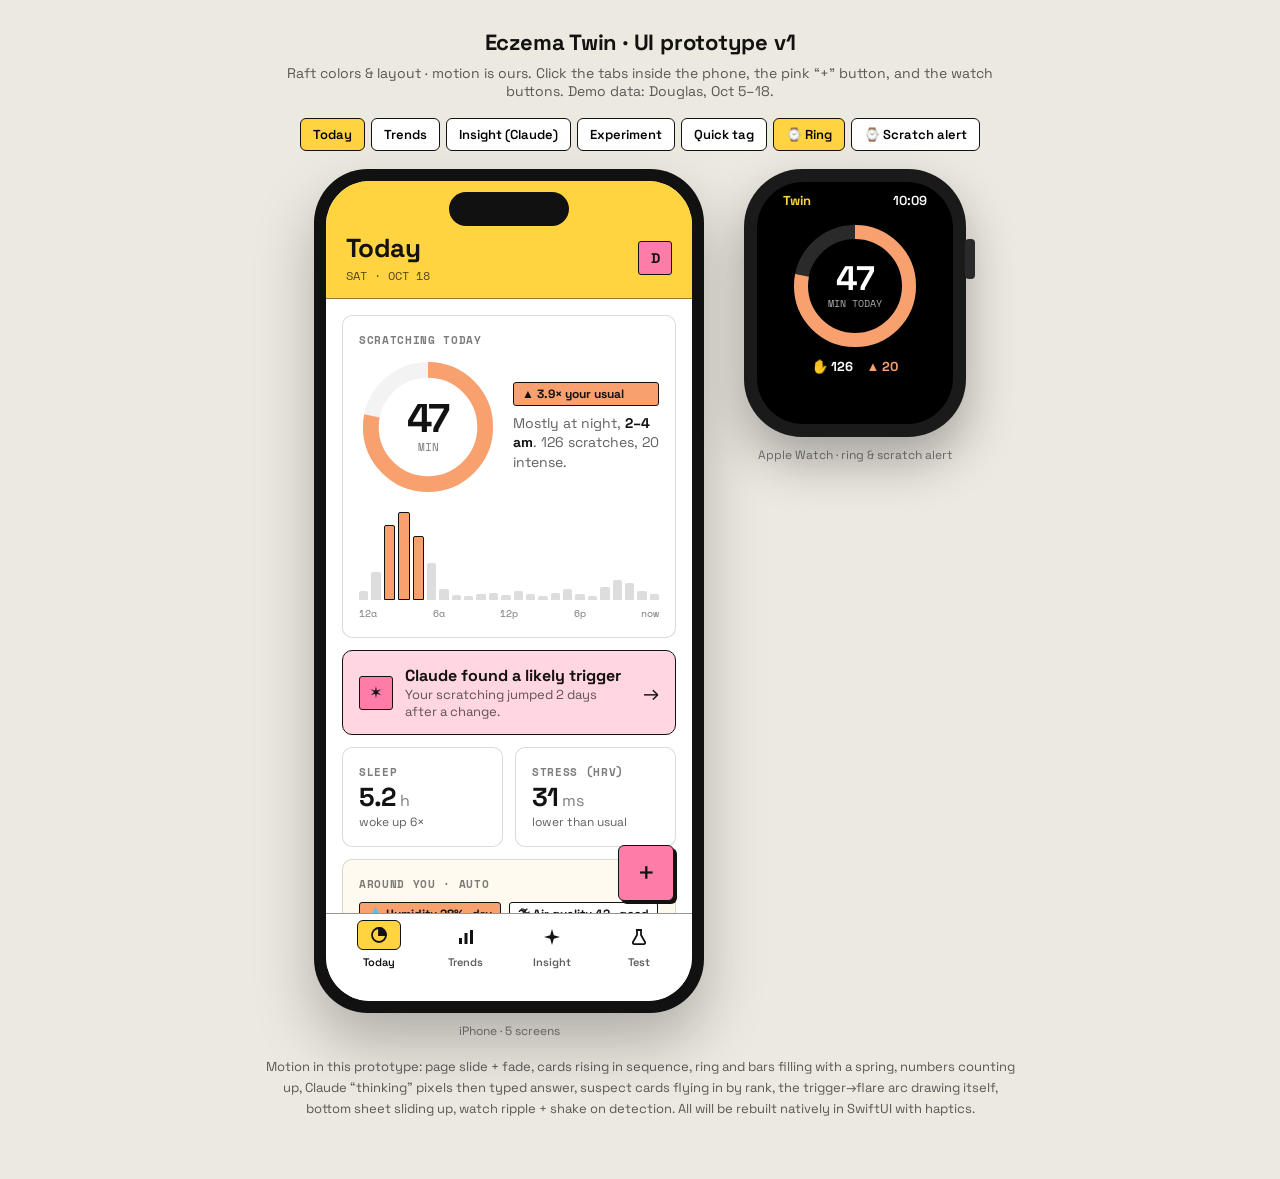
<file: app/prototype/index.html>
<!doctype html>
<html lang="en">
<head>
<meta charset="utf-8">
<meta name="viewport" content="width=device-width, initial-scale=1">
<title>Eczema Twin — UI prototype</title>
<style>
@font-face { font-family: "Space Grotesk"; src: url(fonts/SpaceGrotesk.ttf) format("truetype"); font-weight: 300 700; }
@font-face { font-family: "Space Mono"; src: url(fonts/SpaceMono-Regular.ttf); font-weight: 400; }
@font-face { font-family: "Space Mono"; src: url(fonts/SpaceMono-Bold.ttf); font-weight: 700; }
:root {
  --ink: #141111; --muted: rgba(20,17,17,.68); --hint: rgba(20,17,17,.55);
  --hair: rgba(20,17,17,.15); --seam: rgba(20,17,17,.45);
  --frame: #ffd440; --cream: #fffaef; --paper: #ffffff; --fill: #f3f3f3;
  --yellow: #ffd440; --yellow-soft: #fff0bd;
  --pink: #fe7da8; --pink-soft: #ffd6e2; --pink-strong: #c00064;
  --cyan: #27ccf3; --cyan-soft: #d7f2fe; --cyan-strong: #06414f;
  --orange: #f8a16f; --orange-soft: #fde6de; --orange-strong: #5b310f;
  --lime: #a9d877; --lime-soft: #dcfac1; --lime-strong: #344522;
  --red: #f97264;
  --r-sticker: 3px; --r-chip: 4px; --r-control: 6px; --r-card: 10px; --r-dialog: 16px;
  --slide: cubic-bezier(.22,.9,.24,1); --spring: cubic-bezier(.34,1.56,.64,1);
}
* { box-sizing: border-box; margin: 0; padding: 0; }
body { font-family: "Space Grotesk", system-ui, sans-serif; color: var(--ink); background: #ece9e1;
  min-height: 100vh; display: flex; flex-direction: column; align-items: center; padding: 28px 16px 60px; gap: 18px; }
.mono { font-family: "Space Mono", ui-monospace, monospace; }
h1.page { font-size: 22px; font-weight: 700; letter-spacing: -.01em; }
.page-sub { color: var(--muted); font-size: 14px; margin-top: -10px; text-align: center; max-width: 720px; }
.stage { display: flex; gap: 40px; align-items: flex-start; flex-wrap: wrap; justify-content: center; }
.label-under { text-align: center; font-size: 12px; color: var(--hint); margin-top: 10px; }
.screen-picker { display: flex; gap: 6px; flex-wrap: wrap; justify-content: center; }
.pick { font: 600 13px "Space Grotesk"; padding: 7px 12px; border: 1.5px solid var(--ink); border-radius: var(--r-control);
  background: var(--paper); cursor: pointer; transition: background .12s; }
.pick.on { background: var(--yellow); }
.pick:hover { background: var(--yellow-soft); }

/* ---------- phone ---------- */
.phone { width: 390px; height: 844px; border-radius: 54px; background: #111; padding: 12px; box-shadow: 0 30px 60px rgba(0,0,0,.25); position: relative; }
.phone .glass { width: 100%; height: 100%; border-radius: 44px; overflow: hidden; position: relative; background: var(--paper); }
.notch { position: absolute; top: 11px; left: 50%; transform: translateX(-50%); width: 120px; height: 34px; background: #111; border-radius: 20px; z-index: 50; }
.status { height: 50px; display: flex; justify-content: space-between; align-items: flex-end; padding: 0 30px 6px; font: 600 15px "Space Grotesk"; position: relative; z-index: 40; }
.screens { position: absolute; inset: 0; }
.scr { position: absolute; inset: 0; display: flex; flex-direction: column; opacity: 0; pointer-events: none; transform: translateX(24px);
  transition: opacity .32s var(--slide), transform .38s var(--slide); }
.scr.on { opacity: 1; pointer-events: auto; transform: none; }
.scr.left { transform: translateX(-24px); }
.topbar { background: var(--frame); padding: 50px 20px 14px; border-bottom: 1px solid var(--seam); flex: none; }
.topbar .row { display: flex; justify-content: space-between; align-items: center; }
.topbar h2 { font-size: 26px; font-weight: 700; letter-spacing: -.02em; }
.topbar .date { font: 400 12px "Space Mono"; color: #564919; margin-top: 2px; }
.avatar { width: 34px; height: 34px; border-radius: var(--r-sticker); border: 1.5px solid var(--ink); background: var(--pink);
  display: grid; place-items: center; font-weight: 700; font-size: 14px; }
.content { flex: 1; overflow-y: auto; padding: 16px 16px 120px; display: flex; flex-direction: column; gap: 12px; scrollbar-width: none; }
.content::-webkit-scrollbar { display: none; }
.content > * { flex-shrink: 0; }
.card { background: var(--paper); border: 1px solid var(--hair); border-radius: var(--r-card); padding: 16px; }
.card.cream { background: var(--cream); }
.eyebrow { font: 700 11px "Space Mono"; letter-spacing: .06em; text-transform: uppercase; color: var(--hint); }
.sticker { display: inline-flex; align-items: center; gap: 6px; border: 1.5px solid var(--ink); border-radius: var(--r-sticker);
  padding: 3px 8px; font: 700 12px "Space Grotesk"; }
.s-yellow { background: var(--yellow); } .s-pink { background: var(--pink); } .s-cyan { background: var(--cyan); }
.s-orange { background: var(--orange); } .s-lime { background: var(--lime); } .s-paper { background: var(--paper); }
.big { font-size: 56px; font-weight: 700; letter-spacing: -.04em; line-height: 1; }
.muted { color: var(--muted); } .hint { color: var(--hint); }
.btn { display: flex; align-items: center; justify-content: center; gap: 8px; height: 48px; border: 1.5px solid var(--ink);
  border-radius: var(--r-control); font: 700 15px "Space Grotesk"; cursor: pointer; position: relative; overflow: hidden; user-select: none;
  transition: transform .18s var(--spring); }
.btn:active { transform: scale(.97); }
.btn::after { content: ""; position: absolute; inset: 0; background: var(--ink); opacity: 0; transition: opacity .1s; }
.btn:hover::after { opacity: .06; }
.btn.pink { background: var(--pink); } .btn.paper { background: var(--paper); } .btn.yellow { background: var(--yellow); }

/* fade-up stagger */
.rise { opacity: 0; transform: translateY(14px); }
.scr.on .rise { animation: rise .55s var(--slide) forwards; }
@keyframes rise { to { opacity: 1; transform: none; } }

/* hero ring */
.hero { display: flex; gap: 16px; align-items: center; }
.ring { width: 138px; height: 138px; position: relative; flex: none; }
.ring svg { width: 100%; height: 100%; transform: rotate(-90deg); }
.ring .track { stroke: var(--fill); }
.ring .base { stroke: var(--ink); stroke-opacity: .18; }
.ring .val { stroke: var(--orange); stroke-linecap: butt; transition: stroke-dashoffset 1.4s var(--slide); }
.ring .center { position: absolute; inset: 0; display: grid; place-content: center; text-align: center; }
.ring .center b { font-size: 40px; letter-spacing: -.04em; line-height: 1; }
.ring .center span { font: 400 11px "Space Mono"; color: var(--hint); }
.ring .usual { position: absolute; width: 10px; height: 10px; background: var(--ink); border: 2px solid var(--paper); border-radius: 2px; }

/* bars */
.bars { display: flex; align-items: flex-end; gap: 3px; height: 92px; margin-top: 12px; }
.bars i { flex: 1; background: var(--ink); opacity: .14; border-radius: 2px 2px 0 0; height: 2%; transform-origin: bottom;
  transition: height .7s var(--spring); }
.bars i.hot { background: var(--orange); opacity: 1; border: 1px solid var(--ink); }
.axis { display: flex; justify-content: space-between; font: 400 10px "Space Mono"; color: var(--hint); margin-top: 6px; }

.grid2 { display: grid; grid-template-columns: 1fr 1fr; gap: 12px; }
.mini b { font-size: 26px; letter-spacing: -.03em; }
.chips { display: flex; flex-wrap: wrap; gap: 8px; margin-top: 10px; }

/* claude CTA */
.cta { border: 1.5px solid var(--ink); border-radius: var(--r-card); background: var(--pink-soft); padding: 14px 16px; display: flex; gap: 12px;
  align-items: center; cursor: pointer; position: relative; overflow: hidden; }
.cta .dot { width: 34px; height: 34px; border-radius: var(--r-sticker); border: 1.5px solid var(--ink); background: var(--pink); display: grid; place-items: center; flex: none; }
.cta::before { content: ""; position: absolute; inset: -2px; background: linear-gradient(100deg, transparent 30%, rgba(255,255,255,.7) 50%, transparent 70%);
  transform: translateX(-100%); animation: sweep 2.8s 1.2s ease-in-out infinite; }
@keyframes sweep { 60%,100% { transform: translateX(100%); } }

/* tab bar */
.tabbar { position: absolute; left: 0; right: 0; bottom: 0; height: 88px; background: var(--paper); border-top: 1px solid var(--seam);
  display: flex; justify-content: space-around; padding: 8px 10px 26px; z-index: 30; }
.tab { flex: 1; display: flex; flex-direction: column; align-items: center; gap: 3px; font: 600 11px "Space Grotesk"; color: var(--muted); cursor: pointer; }
.tab .ic { width: 44px; height: 30px; border-radius: var(--r-control); display: grid; place-items: center; border: 1.5px solid transparent;
  transition: background .25s var(--slide), border-color .25s, transform .3s var(--spring); }
.tab.on { color: var(--ink); }
.tab.on .ic { background: var(--yellow); border-color: var(--ink); transform: translateY(-2px); }
.fab { position: absolute; right: 18px; bottom: 100px; width: 56px; height: 56px; border-radius: var(--r-control); border: 1.5px solid var(--ink);
  background: var(--pink); display: grid; place-items: center; z-index: 31; cursor: pointer; font-size: 30px; font-weight: 400; line-height: 1;
  transition: transform .3s var(--spring); box-shadow: 3px 3px 0 var(--ink); }
.fab:hover { transform: rotate(90deg); }

/* trends */
.trend { display: flex; align-items: flex-end; gap: 5px; height: 170px; margin-top: 14px; position: relative; }
.trend .col { flex: 1; display: flex; flex-direction: column; align-items: center; gap: 4px; cursor: pointer; height: 100%; justify-content: flex-end; }
.trend .col i { width: 100%; background: var(--ink); opacity: .16; border-radius: 2px 2px 0 0; height: 0; transition: height .8s var(--spring), opacity .2s; }
.trend .col.hot i { background: var(--orange); opacity: 1; border: 1px solid var(--ink); }
.trend .col.sel i { outline: 2px solid var(--cyan); outline-offset: 2px; }
.trend .col span { font: 400 9px "Space Mono"; color: var(--hint); }
.trend .baseline { position: absolute; left: 0; right: 0; border-top: 1.5px dashed var(--seam); bottom: 52px; }
.trend .baseline::after { content: "your usual · 12 min"; position: absolute; left: 0; top: 4px; font: 400 10px "Space Mono"; color: var(--hint); }
.marker { position: absolute; top: -4px; transform: translateX(-50%); }
.daydetail { margin-top: 12px; padding: 12px; border-radius: var(--r-card); background: var(--cyan-soft); border: 1px solid var(--hair);
  display: flex; justify-content: space-between; align-items: center; transition: all .3s var(--slide); }

/* insight */
.case-head { display: flex; justify-content: space-between; align-items: center; }
.thinking { display: flex; align-items: center; gap: 10px; padding: 14px; border-radius: var(--r-card); background: var(--fill); }
.pix { display: grid; grid-template-columns: repeat(3, 5px); gap: 2px; }
.pix b { width: 5px; height: 5px; background: var(--ink); animation: pix 1s infinite; }
.pix b:nth-child(2){animation-delay:.1s}.pix b:nth-child(3){animation-delay:.2s}.pix b:nth-child(6){animation-delay:.3s}
.pix b:nth-child(9){animation-delay:.4s}.pix b:nth-child(8){animation-delay:.5s}.pix b:nth-child(7){animation-delay:.6s}.pix b:nth-child(4){animation-delay:.7s}
.pix b:nth-child(5){opacity:0;animation:none}
@keyframes pix { 0%,100% { opacity: .15; } 30% { opacity: 1; } }
.summary { font-size: 16px; line-height: 1.5; min-height: 72px; }
.caret { display: inline-block; width: 8px; height: 17px; background: var(--ink); vertical-align: -3px; animation: blink .8s steps(2) infinite; }
@keyframes blink { 50% { opacity: 0; } }
.suspect { border: 1.5px solid var(--ink); border-radius: var(--r-card); padding: 14px; background: var(--paper); display: flex; flex-direction: column; gap: 8px;
  opacity: 0; transform: translateY(30px) scale(.97); }
.suspect.in { animation: card .6s var(--spring) forwards; }
@keyframes card { to { opacity: 1; transform: none; } }
.suspect.top { background: var(--yellow-soft); }
.suspect .head { display: flex; justify-content: space-between; align-items: center; gap: 8px; }
.suspect .rank { font: 700 12px "Space Mono"; width: 26px; height: 26px; border: 1.5px solid var(--ink); border-radius: var(--r-sticker); display: grid; place-items: center; background: var(--paper); flex: none; }
.conf { height: 6px; background: var(--fill); border-radius: 2px; overflow: hidden; }
.conf i { display: block; height: 100%; width: 0; background: var(--cyan); transition: width 1.1s var(--slide); }
.timeline { position: relative; height: 96px; margin-top: 8px; }
.timeline .days { position: absolute; left: 0; right: 0; bottom: 0; display: flex; justify-content: space-between; }
.timeline .days span { font: 400 9px "Space Mono"; color: var(--hint); width: 18px; text-align: center; }
.timeline svg { position: absolute; inset: 0 0 16px 0; width: 100%; height: 80px; overflow: visible; }
.arc { fill: none; stroke: var(--ink); stroke-width: 1.5; stroke-dasharray: 4 4; }
.arc-draw { stroke-dasharray: 260; stroke-dashoffset: 260; }
.scr.on .arc-draw { animation: draw 1.4s 1.6s var(--slide) forwards; }
@keyframes draw { to { stroke-dashoffset: 0; } }
.note { border-left: 2px solid var(--orange); padding: 2px 0 2px 10px; font-size: 13px; color: var(--muted); }

/* experiment */
.exp-ring { width: 170px; height: 170px; margin: 6px auto 0; position: relative; }
.exp-ring svg { transform: rotate(-90deg); width: 100%; height: 100%; }
.exp-ring .center { position: absolute; inset: 0; display: grid; place-content: center; text-align: center; }
.cmp { display: flex; gap: 14px; align-items: flex-end; height: 140px; margin-top: 14px; }
.cmp .c { flex: 1; display: flex; flex-direction: column; align-items: center; gap: 6px; height: 100%; justify-content: flex-end; }
.cmp .c i { width: 64%; border: 1.5px solid var(--ink); border-radius: var(--r-chip) var(--r-chip) 0 0; height: 0; transition: height 1s var(--spring); }
.dots { display: flex; gap: 6px; margin-top: 12px; justify-content: center; }
.dots i { width: 22px; height: 22px; border-radius: var(--r-sticker); border: 1.5px solid var(--ink); display: grid; place-items: center; font: 700 10px "Space Mono"; background: var(--paper); }
.dots i.done { background: var(--lime); } .dots i.today { background: var(--yellow); animation: bob 1.6s ease-in-out infinite; }
@keyframes bob { 50% { transform: translateY(-3px); } }

/* sheet */
.scrim { position: absolute; inset: 0; background: rgba(0,0,0,.4); opacity: 0; pointer-events: none; transition: opacity .32s var(--slide); z-index: 60; }
.sheet { position: absolute; left: 0; right: 0; bottom: 0; background: var(--paper); border-radius: var(--r-dialog) var(--r-dialog) 0 0;
  border-top: 1.5px solid var(--ink); padding: 10px 18px 34px; transform: translateY(100%); transition: transform .42s var(--slide); z-index: 61; }
.sheet.open { transform: none; } .scrim.open { opacity: 1; pointer-events: auto; }
.grab { width: 40px; height: 5px; border-radius: 3px; background: var(--hair); margin: 0 auto 14px; }
.tagchip { border: 1.5px solid var(--ink); border-radius: var(--r-control); padding: 10px 12px; font: 600 14px "Space Grotesk"; display: flex; gap: 8px; align-items: center;
  background: var(--paper); cursor: pointer; transition: background .2s, transform .3s var(--spring); }
.tagchip.on { background: var(--yellow); transform: scale(1.05); }
.tagchip:active { transform: scale(.95); }
.toast { position: absolute; left: 50%; top: 60px; transform: translate(-50%, -30px); background: #252429; color: #f3f3f5; padding: 10px 14px;
  border-radius: var(--r-chip); font: 600 13px "Space Grotesk"; opacity: 0; transition: all .4s var(--spring); z-index: 70; white-space: nowrap; }
.toast.show { opacity: 1; transform: translate(-50%, 0); }

/* ---------- watch ---------- */
.watch { width: 222px; height: 268px; border-radius: 58px; background: #1a1a1a; padding: 13px; box-shadow: 0 24px 50px rgba(0,0,0,.3); position: relative; }
.watch::after { content: ""; position: absolute; right: -9px; top: 70px; width: 10px; height: 40px; background: #2a2a2a; border-radius: 4px; }
.watch .face { width: 100%; height: 100%; border-radius: 46px; background: #000; overflow: hidden; position: relative; color: #fff; }
.wscr { position: absolute; inset: 0; display: flex; flex-direction: column; align-items: center; padding: 22px 14px; opacity: 0; transition: opacity .35s; }
.wscr.on { opacity: 1; }
.wtime { position: absolute; top: 10px; right: 26px; font: 600 13px "Space Grotesk"; }
.wtitle { position: absolute; top: 10px; left: 26px; font: 700 13px "Space Grotesk"; color: var(--yellow); }
.wring { width: 128px; height: 128px; margin-top: 18px; position: relative; }
.wring svg { transform: rotate(-90deg); width: 100%; height: 100%; }
.wring .center { position: absolute; inset: 0; display: grid; place-content: center; text-align: center; }
.wring b { font-size: 34px; letter-spacing: -.04em; line-height: 1; }
.wring span { font: 400 10px "Space Mono"; color: #aaa; }
.wstats { display: flex; gap: 14px; margin-top: 8px; font: 700 13px "Space Grotesk"; }
.pulse { width: 86px; height: 86px; border-radius: 22px; background: var(--orange); border: 2px solid #fff; display: grid; place-items: center; margin-top: 16px; position: relative; }
.pulse::before, .pulse::after { content: ""; position: absolute; inset: -2px; border-radius: 22px; border: 2px solid var(--orange); animation: ripple 1.8s infinite; }
.pulse::after { animation-delay: .9s; }
@keyframes ripple { from { transform: scale(1); opacity: .9; } to { transform: scale(1.6); opacity: 0; } }
.wq { font: 700 15px "Space Grotesk"; margin-top: 16px; text-align: center; line-height: 1.2; }
.wbtns { display: flex; gap: 8px; margin-top: 12px; width: 100%; }
.wbtn { flex: 1; height: 36px; border-radius: 18px; display: grid; place-items: center; font: 700 14px "Space Grotesk"; cursor: pointer; transition: transform .2s var(--spring); }
.wbtn:active { transform: scale(.92); }
.wbtn.no { background: #333; } .wbtn.yes { background: var(--yellow); color: var(--ink); }
.shake .face { animation: shake .5s; }
@keyframes shake { 20%,60% { transform: translateX(-3px); } 40%,80% { transform: translateX(3px); } }

.legend { max-width: 760px; font-size: 13px; color: var(--muted); line-height: 1.6; text-align: center; }
</style>
</head>
<body>
<h1 class="page">Eczema Twin · UI prototype v1</h1>
<p class="page-sub">Raft colors & layout · motion is ours. Click the tabs inside the phone, the pink “+” button, and the watch buttons. Demo data: Douglas, Oct 5–18.</p>

<div class="screen-picker" id="picker">
  <button class="pick on" data-go="today">Today</button>
  <button class="pick" data-go="trends">Trends</button>
  <button class="pick" data-go="insight">Insight (Claude)</button>
  <button class="pick" data-go="experiment">Experiment</button>
  <button class="pick" data-go="sheet">Quick tag</button>
  <button class="pick" data-wgo="ring">⌚ Ring</button>
  <button class="pick" data-wgo="prompt">⌚ Scratch alert</button>
</div>

<div class="stage">
<div>
<div class="phone"><div class="glass">
  <div class="notch"></div>
  <div class="screens">

  <!-- TODAY -->
  <section class="scr on" id="s-today">
    <header class="topbar"><div class="row"><div><h2>Today</h2><div class="date">SAT · OCT 18</div></div><div class="avatar">D</div></div></header>
    <div class="content">
      <div class="card rise" style="animation-delay:.05s">
        <div class="eyebrow">Scratching today</div>
        <div class="hero" style="margin-top:10px">
          <div class="ring">
            <svg viewBox="0 0 140 140"><circle class="track" cx="70" cy="70" r="58" fill="none" stroke-width="16"/>
              <circle class="val" id="todayRing" cx="70" cy="70" r="58" fill="none" stroke-width="16" stroke-dasharray="364.4" stroke-dashoffset="364.4"/></svg>
            <div class="center"><b class="count" data-to="47">0</b><span>MIN</span></div>
          </div>
          <div style="display:flex;flex-direction:column;gap:8px">
            <span class="sticker s-orange">▲ 3.9× your usual</span>
            <div class="muted" style="font-size:14px;line-height:1.4">Mostly at night, <b style="color:var(--ink)">2–4 am</b>. 126 scratches, 20 intense.</div>
          </div>
        </div>
        <div class="bars" id="dayBars"></div>
        <div class="axis"><span>12a</span><span>6a</span><span>12p</span><span>6p</span><span>now</span></div>
      </div>

      <div class="cta rise" style="animation-delay:.18s" data-go="insight">
        <div class="dot">✶</div>
        <div style="flex:1"><div style="font-weight:700">Claude found a likely trigger</div><div class="muted" style="font-size:13px">Your scratching jumped 2 days after a change.</div></div>
        <div style="font-size:20px">→</div>
      </div>

      <div class="grid2 rise" style="animation-delay:.3s">
        <div class="card mini"><div class="eyebrow">Sleep</div><b class="count" data-to="5.2" data-dec="1">0</b><span class="hint"> h</span><div class="muted" style="font-size:12px">woke up 6×</div></div>
        <div class="card mini"><div class="eyebrow">Stress (HRV)</div><b class="count" data-to="31">0</b><span class="hint"> ms</span><div class="muted" style="font-size:12px">lower than usual</div></div>
      </div>
      <div class="card cream rise" style="animation-delay:.42s">
        <div class="eyebrow">Around you · auto</div>
        <div class="chips">
          <span class="sticker s-orange">💧 Humidity 28% · dry</span>
          <span class="sticker s-paper">🌫 Air quality 42 · good</span>
          <span class="sticker s-paper">🌼 Pollen · low</span>
          <span class="sticker s-paper">🌡 11°C</span>
        </div>
      </div>
    </div>
  </section>

  <!-- TRENDS -->
  <section class="scr" id="s-trends">
    <header class="topbar"><div class="row"><div><h2>Trends</h2><div class="date">LAST 14 DAYS</div></div><div class="avatar">D</div></div></header>
    <div class="content">
      <div class="card rise">
        <div class="eyebrow">Minutes scratching per day</div>
        <div style="display:flex;align-items:baseline;gap:8px;margin-top:6px"><span class="big count" data-to="33">0</span><span class="muted">min / day this week</span></div>
        <span class="sticker s-orange" style="margin-top:8px">▲ up 158% from last week</span>
        <div class="trend" id="trend"><div class="baseline"></div></div>
        <div class="daydetail" id="dayDetail"><div><div class="eyebrow">Oct 15</div><b>38 min</b> <span class="muted">· 3 a.m. worst</span></div><span class="sticker s-paper">tap a day</span></div>
      </div>
      <div class="card rise" style="animation-delay:.15s">
        <div class="eyebrow">What changed</div>
        <div style="display:flex;flex-direction:column;gap:10px;margin-top:10px;font-size:14px">
          <div style="display:flex;gap:10px;align-items:center"><span class="sticker s-pink">🧴</span><div><b>New body wash</b> <span class="muted">· from Oct 9</span></div></div>
          <div style="display:flex;gap:10px;align-items:center"><span class="sticker s-orange">💧</span><div><b>Dry air</b> <span class="muted">· humidity below 30% from Oct 10</span></div></div>
          <div style="display:flex;gap:10px;align-items:center"><span class="sticker s-paper">📚</span><div><b>Exam week</b> <span class="muted">· Oct 14–15</span></div></div>
        </div>
      </div>
    </div>
  </section>

  <!-- INSIGHT -->
  <section class="scr" id="s-insight">
    <header class="topbar"><div class="row"><div><h2>Insight</h2><div class="date">CASE #3 · OCT 18</div></div><span class="sticker s-pink">✶ Claude</span></div></header>
    <div class="content">
      <div class="thinking" id="thinking"><div class="pix"><b></b><b></b><b></b><b></b><b></b><b></b><b></b><b></b><b></b></div><span class="muted" id="thinkText">Reading 14 days of scratching, sleep and weather…</span></div>
      <div class="card" id="sumCard" style="display:none"><div class="eyebrow">What Claude thinks</div><p class="summary" id="summary" style="margin-top:8px"></p></div>

      <div class="suspect top" data-i="0">
        <div class="head"><div style="display:flex;gap:10px;align-items:center"><span class="rank">1</span><b style="font-size:17px">New scented body wash</b></div><span class="sticker s-yellow">Medium</span></div>
        <div class="conf"><i data-w="62"></i></div>
        <div class="muted" style="font-size:13px">Scratching rose about <b style="color:var(--ink)">2 days</b> after you started it, and stayed high while you kept using it. That delay fits contact triggers (48–72 h).</div>
        <div class="timeline">
          <svg viewBox="0 0 320 80" preserveAspectRatio="none">
            <rect x="0" y="62" width="320" height="2" fill="#e8e8e8"/>
            <rect class="tl-bar" x="20" y="54" width="10" height="10" fill="#141111" opacity=".2"/>
            <path class="arc arc-draw" d="M 128 50 Q 160 -10 190 30"/>
            <g transform="translate(128,56)"><rect x="-9" y="-9" width="18" height="18" fill="#fe7da8" stroke="#141111" stroke-width="1.5"/></g>
            <g transform="translate(192,40)"><rect x="-11" y="-11" width="22" height="22" fill="#f8a16f" stroke="#141111" stroke-width="1.5"/></g>
            <text x="118" y="80" font-family="Space Mono" font-size="9" fill="#555">OCT 9 · started</text>
            <text x="176" y="20" font-family="Space Mono" font-size="9" fill="#555">+2 days</text>
          </svg>
        </div>
      </div>
      <div class="suspect" data-i="1">
        <div class="head"><div style="display:flex;gap:10px;align-items:center"><span class="rank">2</span><b style="font-size:17px">Dry air</b></div><span class="sticker s-paper">Low–Medium</span></div>
        <div class="conf"><i data-w="38"></i></div>
        <div class="muted" style="font-size:13px">Humidity dropped below 30% the same week.</div>
      </div>
      <div class="suspect" data-i="2">
        <div class="head"><div style="display:flex;gap:10px;align-items:center"><span class="rank">3</span><b style="font-size:17px">Exam stress & short sleep</b></div><span class="sticker s-paper">Low</span></div>
        <div class="conf"><i data-w="18"></i></div>
        <div class="muted" style="font-size:13px">Came after the flare started. Probably making it worse, not starting it.</div>
      </div>
      <div class="note suspect" data-i="3" style="border:none;border-left:2px solid var(--orange);border-radius:0;padding:4px 0 4px 10px;background:none">Body wash and dry air started the same week, so Claude can’t fully separate them yet. A small test will tell.</div>
      <div class="btn pink suspect" data-i="4" data-go="experiment">Start a 10-day test: pause the body wash →</div>
      <div class="hint suspect" data-i="5" style="font-size:11px;text-align:center">Not a diagnosis. If skin oozes, crusts or you get a fever, see a doctor today.</div>
    </div>
  </section>

  <!-- EXPERIMENT -->
  <section class="scr" id="s-experiment">
    <header class="topbar"><div class="row"><div><h2>Experiment</h2><div class="date">PAUSE THE BODY WASH</div></div><span class="sticker s-cyan">Day 6 / 10</span></div></header>
    <div class="content">
      <div class="card rise">
        <div class="exp-ring">
          <svg viewBox="0 0 170 170"><circle cx="85" cy="85" r="72" fill="none" stroke="#f3f3f3" stroke-width="14"/>
            <circle id="expRing" cx="85" cy="85" r="72" fill="none" stroke="#27ccf3" stroke-width="14" stroke-dasharray="452.4" stroke-dashoffset="452.4" style="transition:stroke-dashoffset 1.4s var(--slide)"/></svg>
          <div class="center"><b style="font-size:44px;letter-spacing:-.04em" class="count" data-to="6">0</b><span class="mono hint" style="font-size:11px">OF 10 DAYS</span></div>
        </div>
        <div class="dots" id="dots"></div>
      </div>
      <div class="card rise" style="animation-delay:.15s">
        <div class="eyebrow">Scratching per day</div>
        <div class="cmp">
          <div class="c"><b class="count" data-to="41">0</b><i data-h="100" style="background:var(--orange)"></i><span class="mono hint" style="font-size:10px">WITH WASH</span></div>
          <div class="c"><b class="count" data-to="18">0</b><i data-h="44" style="background:var(--lime)"></i><span class="mono hint" style="font-size:10px">PAUSED</span></div>
        </div>
        <div style="margin-top:12px;display:flex;justify-content:space-between;align-items:center"><span class="sticker s-lime">▼ 56% less so far</span><span class="muted" style="font-size:13px">4 more days to be sure</span></div>
      </div>
      <div class="card cream rise" style="animation-delay:.3s;font-size:14px;line-height:1.5"><b>Tip:</b> keep everything else the same (food, gym, room humidity) so the result is clear.</div>
    </div>
  </section>

  </div>

  <div class="fab" id="fab">+</div>
  <nav class="tabbar">
    <div class="tab on" data-go="today"><div class="ic"><svg width="20" height="20" viewBox="0 0 20 20" fill="none" stroke="#141111" stroke-width="1.8"><circle cx="10" cy="10" r="7"/><path d="M10 3a7 7 0 0 1 7 7h-7z" fill="#141111"/></svg></div>Today</div>
    <div class="tab" data-go="trends"><div class="ic"><svg width="20" height="20" viewBox="0 0 20 20" fill="#141111"><rect x="3" y="11" width="3" height="6"/><rect x="8.5" y="6" width="3" height="11"/><rect x="14" y="3" width="3" height="14"/></svg></div>Trends</div>
    <div class="tab" data-go="insight"><div class="ic"><svg width="20" height="20" viewBox="0 0 20 20" fill="#141111"><path d="M10 2l1.8 6.2L18 10l-6.2 1.8L10 18l-1.8-6.2L2 10l6.2-1.8z"/></svg></div>Insight</div>
    <div class="tab" data-go="experiment"><div class="ic"><svg width="20" height="20" viewBox="0 0 20 20" fill="none" stroke="#141111" stroke-width="1.8"><path d="M7 3h6M8 3v5l-4 7a1.5 1.5 0 0 0 1.3 2.2h9.4A1.5 1.5 0 0 0 16 15l-4-7V3"/></svg></div>Test</div>
  </nav>

  <div class="scrim" id="scrim"></div>
  <div class="sheet" id="sheet">
    <div class="grab"></div>
    <div style="display:flex;justify-content:space-between;align-items:center"><b style="font-size:20px">Anything new today?</b><span class="hint mono" style="font-size:11px">ONE TAP</span></div>
    <div class="muted" style="font-size:13px;margin-top:4px">Everything else is tracked for you.</div>
    <div class="chips" style="margin-top:14px;gap:10px">
      <div class="tagchip">🧴 New product</div><div class="tagchip">🧺 New detergent</div><div class="tagchip">🥛 Dairy</div>
      <div class="tagchip">🥜 Nuts</div><div class="tagchip">🍤 Seafood</div><div class="tagchip">🏋️ Sweaty workout</div>
      <div class="tagchip">🐶 Pet</div><div class="tagchip">🏊 Pool</div><div class="tagchip">🧶 Wool</div>
    </div>
    <div class="btn paper" style="margin-top:16px">📷 Scan a product label</div>
    <div class="btn yellow" style="margin-top:10px" id="saveTags">Save</div>
  </div>
  <div class="toast" id="toast">Saved · Claude will include it</div>
</div></div>
<div class="label-under">iPhone · 5 screens</div>
</div>

<div>
<div class="watch" id="watch"><div class="face">
  <div class="wscr on" id="w-ring">
    <div class="wtitle">Twin</div><div class="wtime">10:09</div>
    <div class="wring"><svg viewBox="0 0 128 128"><circle cx="64" cy="64" r="54" fill="none" stroke="#2a2a2a" stroke-width="14"/>
      <circle id="wRing" cx="64" cy="64" r="54" fill="none" stroke="#f8a16f" stroke-width="14" stroke-dasharray="339.3" stroke-dashoffset="339.3" style="transition:stroke-dashoffset 1.4s var(--slide)"/></svg>
      <div class="center"><b class="wcount">0</b><span>MIN TODAY</span></div></div>
    <div class="wstats"><span>✋ 126</span><span style="color:var(--orange)">▲ 20</span></div>
  </div>
  <div class="wscr" id="w-prompt">
    <div class="wtitle">Twin</div><div class="wtime">03:12</div>
    <div class="pulse"><span style="font-size:34px">✋</span></div>
    <div class="wq">Were you<br>scratching?</div>
    <div class="wbtns"><div class="wbtn no" data-ans="no">No</div><div class="wbtn yes" data-ans="yes">Yes</div></div>
  </div>
</div></div>
<div class="label-under">Apple Watch · ring & scratch alert</div>
</div>
</div>

<p class="legend">Motion in this prototype: page slide + fade, cards rising in sequence, ring and bars filling with a spring, numbers counting up, Claude “thinking” pixels then typed answer, suspect cards flying in by rank, the trigger→flare arc drawing itself, bottom sheet sliding up, watch ripple + shake on detection. All will be rebuilt natively in SwiftUI with haptics.</p>

<script>
const $ = s => document.querySelector(s), $$ = s => [...document.querySelectorAll(s)];
const order = ["today","trends","insight","experiment"];
let cur = "today";

function countUp(el){
  const to = parseFloat(el.dataset.to), dec = +el.dataset.dec || 0, t0 = performance.now(), d = 1100;
  (function f(t){ const p = Math.min(1,(t-t0)/d), e = 1-Math.pow(1-p,3); el.textContent = (to*e).toFixed(dec); if(p<1) requestAnimationFrame(f); })(t0);
}
function enter(name){
  const s = $("#s-"+name);
  s.querySelectorAll(".count").forEach(countUp);
  if(name==="today"){
    setTimeout(()=> $("#todayRing").style.strokeDashoffset = 364.4*(1-0.78), 120);
    const vals=[10,30,82,96,70,40,12,5,4,6,8,5,10,6,4,8,12,6,4,14,22,18,10,6];
    const bars=$("#dayBars"); bars.innerHTML = vals.map((v,i)=>`<i class="${v>60?'hot':''}"></i>`).join("");
    [...bars.children].forEach((b,i)=> setTimeout(()=> b.style.height = vals[i]+"%", 200+i*35));
  }
  if(name==="trends"){
    const v=[9,11,8,10,12,9,24,38,31,36,38,29,31,33], hot=i=>v[i]>20;
    const tr=$("#trend"); tr.querySelectorAll(".col,.marker").forEach(n=>n.remove());
    v.forEach((x,i)=>{ const c=document.createElement("div"); c.className="col"+(hot(i)?" hot":""); c.innerHTML=`<i></i><span>${5+i}</span>`;
      c.onclick=()=>{ $$(".trend .col").forEach(k=>k.classList.remove("sel")); c.classList.add("sel");
        $("#dayDetail").innerHTML=`<div><div class="eyebrow">Oct ${5+i}</div><b>${x} min</b> <span class="muted">· ${hot(i)?'3 a.m. worst':'calm night'}</span></div><span class="sticker ${hot(i)?'s-orange':'s-lime'}">${hot(i)?'flare':'normal'}</span>`; };
      tr.appendChild(c); setTimeout(()=> c.querySelector("i").style.height = (x/40*100)+"%", 150+i*45); });
    const m=document.createElement("div"); m.className="marker sticker s-pink"; m.style.left=((4+.5)/14*100)+"%"; m.style.fontSize="10px"; m.textContent="🧴 new wash";
    m.style.left = "32%"; tr.appendChild(m);
  }
  if(name==="insight") runInsight();
  if(name==="experiment"){
    setTimeout(()=> $("#expRing").style.strokeDashoffset = 452.4*(1-.6), 150);
    $("#dots").innerHTML = Array.from({length:10},(_,i)=>`<i class="${i<5?'done':i===5?'today':''}">${i+1}</i>`).join("");
    s.querySelectorAll(".cmp i").forEach((b,i)=> setTimeout(()=> b.style.height = b.dataset.h*0.75+"%", 300+i*250));
  }
}
let insightTimer=[];
function runInsight(){
  insightTimer.forEach(clearTimeout); insightTimer=[];
  $("#thinking").style.display="flex"; $("#sumCard").style.display="none";
  $$(".suspect").forEach(c=>{ c.classList.remove("in"); const i=c.querySelector(".conf i"); if(i) i.style.width="0"; });
  const steps=["Reading 14 days of scratching, sleep and weather…","Checking what changed 1–3 days before each jump…","Ranking suspects…"];
  steps.forEach((t,i)=> insightTimer.push(setTimeout(()=> $("#thinkText").textContent=t, i*700)));
  insightTimer.push(setTimeout(()=>{
    $("#thinking").style.display="none"; $("#sumCard").style.display="block";
    const text="Your scratching nearly tripled from Oct 11. The most likely cause is the new scented body wash you started 2 days before. I’m fairly, not fully, sure: the air also got very dry that week.";
    const out=$("#summary"); out.innerHTML=""; let k=0;
    const tick=()=>{ out.innerHTML = text.slice(0,k)+'<span class="caret"></span>'; k+=2; if(k<=text.length+2) insightTimer.push(setTimeout(tick,16)); else { out.innerHTML=text; showCards(); } };
    tick();
  }, 2200));
}
function showCards(){
  $$(".suspect").forEach((c,n)=> insightTimer.push(setTimeout(()=>{ c.classList.add("in"); const i=c.querySelector(".conf i"); if(i) setTimeout(()=> i.style.width=i.dataset.w+"%",200); }, n*180)));
}
function go(name){
  if(name==="sheet"){ openSheet(); return; }
  if(name===cur) { enter(name); return; }
  const a=order.indexOf(cur), b=order.indexOf(name);
  const prev=$("#s-"+cur), next=$("#s-"+name);
  prev.classList.remove("on"); prev.classList.toggle("left", b>a);
  next.classList.remove("left"); next.style.transform = b>a ? "translateX(24px)" : "translateX(-24px)";
  requestAnimationFrame(()=>{ next.style.transform=""; next.classList.add("on"); });
  // restart rise animations
  next.querySelectorAll(".rise").forEach(r=>{ r.style.animation="none"; r.offsetHeight; r.style.animation=""; });
  $$(".tab").forEach(t=>t.classList.toggle("on", t.dataset.go===name));
  $$(".pick[data-go]").forEach(t=>t.classList.toggle("on", t.dataset.go===name));
  cur=name; enter(name);
}
function openSheet(){ $("#sheet").classList.add("open"); $("#scrim").classList.add("open"); }
function closeSheet(){ $("#sheet").classList.remove("open"); $("#scrim").classList.remove("open"); }
$$("[data-go]").forEach(el=> el.addEventListener("click", ()=> go(el.dataset.go)));
$("#fab").onclick=openSheet; $("#scrim").onclick=closeSheet;
$$(".tagchip").forEach(c=> c.onclick=()=> c.classList.toggle("on"));
$("#saveTags").onclick=()=>{ closeSheet(); const t=$("#toast"); t.classList.add("show"); setTimeout(()=>t.classList.remove("show"),1800); };

// watch
function wgo(n){
  $$(".wscr").forEach(s=>s.classList.toggle("on", s.id==="w-"+n));
  $$(".pick[data-wgo]").forEach(t=>t.classList.toggle("on", t.dataset.wgo===n));
  if(n==="ring"){ $("#wRing").style.strokeDashoffset=339.3; setTimeout(()=> $("#wRing").style.strokeDashoffset=339.3*(1-.78),80);
    const el=$(".wcount"); el.dataset.to=47; countUp(el); }
  if(n==="prompt"){ const w=$("#watch"); w.classList.remove("shake"); w.offsetWidth; w.classList.add("shake"); }
}
$$("[data-wgo]").forEach(el=> el.addEventListener("click", ()=> wgo(el.dataset.wgo)));
$$(".wbtn").forEach(b=> b.onclick=()=>{ b.style.transform="scale(.9)"; setTimeout(()=>{ b.style.transform=""; wgo("ring"); },220); });

const params = new URLSearchParams(location.search);
window.addEventListener("load", ()=>{ enter("today"); wgo("ring");
  if(params.get("s")) go(params.get("s"));
  if(params.get("w")) wgo(params.get("w")); });
</script>
</body>
</html>
</file>
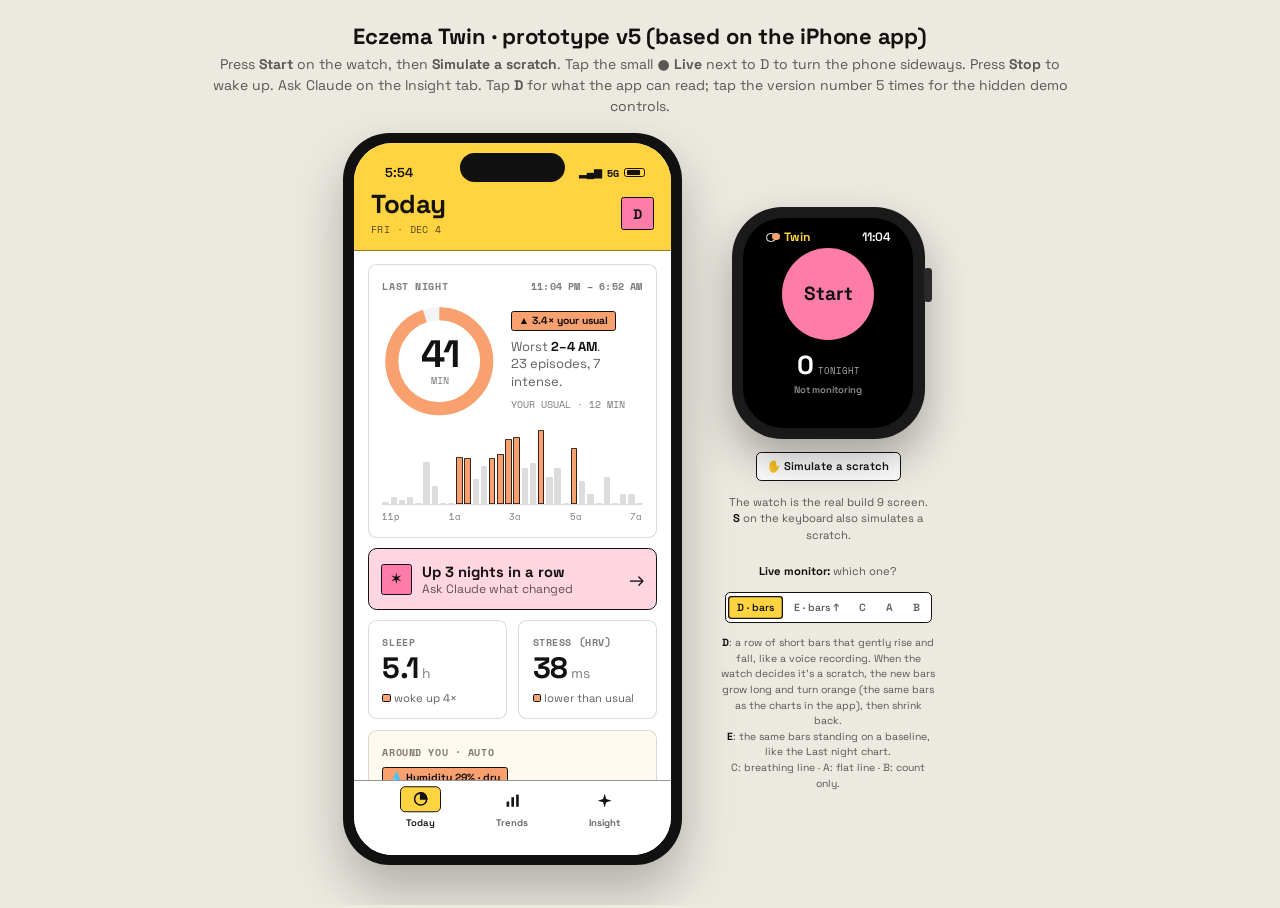
<file: app/prototype/v5.html>
<!doctype html>
<html lang="en">
<head>
<meta charset="utf-8">
<meta name="viewport" content="width=device-width, initial-scale=1, viewport-fit=cover">
<title>Eczema Twin — prototype v5</title>
<style>
@font-face { font-family: "Space Grotesk"; src: url(fonts/SpaceGrotesk.ttf) format("truetype"); font-weight: 300 700; }
@font-face { font-family: "Space Mono"; src: url(fonts/SpaceMono-Regular.ttf); font-weight: 400; }
@font-face { font-family: "Space Mono"; src: url(fonts/SpaceMono-Bold.ttf); font-weight: 700; }
:root {
  --ink: #141111; --muted: rgba(20,17,17,.68); --hint: rgba(20,17,17,.55);
  --hair: rgba(20,17,17,.15); --seam: rgba(20,17,17,.45);
  --frame: #ffd440; --cream: #fffaef; --paper: #ffffff; --fill: #f3f3f3;
  --yellow: #ffd440; --yellow-soft: #fff0bd;
  --pink: #fe7da8; --pink-soft: #ffd6e2; --pink-strong: #c00064;
  --cyan: #27ccf3; --cyan-soft: #d7f2fe; --cyan-strong: #06414f;
  --orange: #f8a16f; --orange-soft: #fde6de; --orange-strong: #5b310f;
  --lime: #a9d877; --lime-soft: #dcfac1; --lime-strong: #344522;
  --r-sticker: 3px; --r-chip: 4px; --r-control: 6px; --r-card: 10px; --r-dialog: 16px;
  --slide: cubic-bezier(.22,.9,.24,1); --spring: cubic-bezier(.34,1.56,.64,1);
}
* { box-sizing: border-box; margin: 0; padding: 0; }
button { font: inherit; color: inherit; background: none; border: none; cursor: pointer; }
body { font-family: "Space Grotesk", system-ui, sans-serif; color: var(--ink); background: #ece9e1;
  min-height: 100vh; display: flex; flex-direction: column; align-items: center; padding: 22px 16px 40px; gap: 16px; }
.mono { font-family: "Space Mono", ui-monospace, monospace; }
.muted { color: var(--muted); } .hint { color: var(--hint); }
.intro { text-align: center; max-width: 860px; }
.intro h1 { font-size: 22px; letter-spacing: -.01em; }
.intro p { color: var(--muted); font-size: 14px; margin-top: 4px; line-height: 1.5; }
.stage { display: flex; gap: 44px; align-items: center; justify-content: center; flex-wrap: wrap; }
.pick { font: 600 13px "Space Grotesk"; padding: 8px 12px; border: 1.5px solid var(--ink); border-radius: var(--r-control); background: var(--paper); }
.pick:active { transform: scale(.97); }

/* ---------- phone ---------- */
.phone { width: 390px; height: 844px; border-radius: 54px; background: #111; padding: 12px; box-shadow: 0 30px 60px rgba(0,0,0,.25);
  position: relative; flex: none; transition: width .55s var(--slide), height .55s var(--slide), border-radius .4s; }
.phone.landscape { width: 844px; height: 390px; animation: turn .6s var(--slide); }
@keyframes turn { from { transform: rotate(90deg) scale(.86); } to { transform: none; } }
.glass { width: 100%; height: 100%; border-radius: 44px; overflow: hidden; position: relative; background: var(--paper); }
.notch { position: absolute; top: 11px; left: 50%; transform: translateX(-50%); width: 120px; height: 34px; background: #111; border-radius: 20px; z-index: 95; transition: opacity .2s; }
.landscape .notch { opacity: 0; }
.statusbar { position: absolute; top: 0; left: 0; right: 0; height: 50px; display: flex; justify-content: space-between; align-items: flex-end;
  padding: 0 30px 7px 36px; font: 600 15px "Space Grotesk"; z-index: 90; pointer-events: none; }
.statusbar .icons { display: flex; gap: 6px; align-items: center; font-size: 12px; }
.statusbar .batt { width: 24px; height: 11px; border: 1.5px solid var(--ink); border-radius: 3px; position: relative; }
.statusbar .batt::after { content: ""; position: absolute; inset: 1.5px; right: 5px; background: var(--ink); border-radius: 1px; }
.landscape .statusbar { opacity: 0; }

.screens { position: absolute; inset: 0; }
.scr { position: absolute; inset: 0; display: flex; flex-direction: column; opacity: 0; pointer-events: none; transform: translateX(24px);
  transition: opacity .32s var(--slide), transform .38s var(--slide); }
.scr.on { opacity: 1; pointer-events: auto; transform: none; }
.scr.left { transform: translateX(-24px); }
.topbar { background: var(--frame); padding: 54px 20px 14px; border-bottom: 1px solid var(--seam); flex: none; }
.topbar .row { display: flex; justify-content: space-between; align-items: center; }
.topbar h2 { font-size: 30px; font-weight: 700; letter-spacing: -.02em; line-height: 1.1; }
.topbar .date { font: 400 12px "Space Mono"; color: #564919; margin-top: 3px; letter-spacing: .04em; }
.avatar { width: 38px; height: 38px; border-radius: var(--r-sticker); border: 1.5px solid var(--ink); background: var(--pink);
  display: grid; place-items: center; font-weight: 700; font-size: 16px; transition: transform .25s var(--spring); }
.avatar:active { transform: scale(.92); }
.content { flex: 1; overflow-y: auto; padding: 16px 16px 112px; display: flex; flex-direction: column; gap: 12px; scrollbar-width: none; }
.content::-webkit-scrollbar { display: none; }
.content > * { flex-shrink: 0; }
.card { background: var(--paper); border: 1px solid var(--hair); border-radius: var(--r-card); padding: 16px; }
.card.cream { background: var(--cream); }
.eyebrow { font: 700 11px "Space Mono"; letter-spacing: .06em; text-transform: uppercase; color: var(--hint); }
.erow { display: flex; justify-content: space-between; align-items: baseline; gap: 8px; }
.sticker { display: inline-flex; align-items: center; gap: 6px; border: 1.5px solid var(--ink); border-radius: var(--r-sticker);
  padding: 3px 8px; font: 700 12px "Space Grotesk"; white-space: nowrap; }
.s-yellow { background: var(--yellow); } .s-pink { background: var(--pink); } .s-cyan { background: var(--cyan); }
.s-orange { background: var(--orange); } .s-lime { background: var(--lime); } .s-paper { background: var(--paper); }
.big { font-size: 56px; font-weight: 700; letter-spacing: -.04em; line-height: 1; }
.btn { display: inline-flex; align-items: center; justify-content: center; gap: 6px; height: 36px; padding: 0 12px; border: 1.5px solid var(--ink);
  border-radius: var(--r-control); font: 700 14px "Space Grotesk"; transition: transform .18s var(--spring); white-space: nowrap; }
.btn:active { transform: scale(.96); }
.btn.yellow { background: var(--yellow); } .btn.paper { background: var(--paper); } .btn.pink { background: var(--pink); }
.sq { display: inline-block; width: 10px; height: 10px; border: 1.5px solid var(--ink); border-radius: 2px; vertical-align: -1px; }
.sq.orange { background: var(--orange); } .sq.lime { background: var(--lime); }
.rise { opacity: 0; transform: translateY(14px); }
.scr.on .rise, .page.on .rise { animation: rise .55s var(--slide) forwards; }
@keyframes rise { to { opacity: 1; transform: none; } }

/* today: live card */
.tbr { display: flex; gap: 10px; align-items: center; }
.livepill { display: none; height: 30px; padding: 0 10px; font-size: 13px; }
.livepill.show { display: inline-flex; animation: pop .45s var(--spring); }
.livecard { border: 1.5px solid var(--ink); border-radius: var(--r-card); background: var(--cyan-soft); padding: 14px 14px 12px;
  display: none; flex-direction: column; gap: 8px; cursor: pointer; }
.livecard.show { display: flex; animation: drop .55s var(--spring); }
@keyframes drop { from { opacity: 0; transform: translateY(-16px) scale(.97); } to { opacity: 1; transform: none; } }
.livecard .top { display: flex; justify-content: space-between; align-items: center; }
.livedot { width: 8px; height: 8px; border-radius: 50%; background: var(--ink); animation: blinkdot 1.2s infinite; }
@keyframes blinkdot { 50% { opacity: .25; } }
.livecard b.t { font-size: 18px; letter-spacing: -.01em; }
.livecard canvas { width: 100%; height: 46px; display: block; background: var(--paper); border: 1px solid var(--hair); border-radius: var(--r-chip); }
.livecard .foot { display: flex; justify-content: space-between; align-items: center; font-size: 14px; }

/* today: hero */
.hero { display: flex; gap: 16px; align-items: center; margin-top: 12px; }
.ring { width: 132px; height: 132px; position: relative; flex: none; }
.ring svg { width: 100%; height: 100%; transform: rotate(-90deg); }
.ring .val { transition: stroke-dashoffset 1.4s var(--slide); }
.ring .center { position: absolute; inset: 0; display: grid; place-content: center; text-align: center; }
.ring .center b { font-size: 44px; letter-spacing: -.04em; line-height: 1; }
.ring .center span { font: 400 11px "Space Mono"; color: var(--hint); }
.heroside { display: flex; flex-direction: column; gap: 8px; align-items: flex-start; }
.heroside .line { font-size: 15px; line-height: 1.35; color: var(--muted); }
.heroside .line b { color: var(--ink); }
.nightbars { display: flex; align-items: flex-end; gap: 2px; height: 86px; margin-top: 14px; border-bottom: 1px solid var(--hair); }
.nightbars i { flex: 1; background: var(--ink); opacity: .15; border-radius: 1.5px 1.5px 0 0; height: 0; transition: height .7s var(--spring); }
.nightbars i.hot { background: var(--orange); opacity: 1; box-shadow: inset 0 0 0 1px var(--ink); }
.axis { display: flex; justify-content: space-between; font: 400 10px "Space Mono"; color: var(--hint); margin-top: 6px; }

/* claude CTA */
.cta { border: 1.5px solid var(--ink); border-radius: var(--r-card); background: var(--pink-soft); padding: 14px; display: flex; gap: 12px;
  align-items: center; cursor: pointer; position: relative; overflow: hidden; text-align: left; width: 100%; }
.cta .dot { width: 36px; height: 36px; border-radius: var(--r-sticker); border: 1.5px solid var(--ink); background: var(--pink); display: grid; place-items: center; flex: none; font-size: 18px; }
.cta .t { font-weight: 700; font-size: 17px; }
.cta::before { content: ""; position: absolute; inset: -2px; background: linear-gradient(100deg, transparent 30%, rgba(255,255,255,.7) 50%, transparent 70%);
  transform: translateX(-100%); animation: sweep 3s 1.2s ease-in-out infinite; }
@keyframes sweep { 60%,100% { transform: translateX(100%); } }

.grid2 { display: grid; grid-template-columns: 1fr 1fr; gap: 12px; }
.mini b { font-size: 34px; letter-spacing: -.03em; }
.mini .sub { font-size: 13px; color: var(--muted); margin-top: 4px; }
.chips { display: flex; flex-wrap: wrap; gap: 8px; margin-top: 10px; }

/* tab bar */
.tabbar { position: absolute; left: 0; right: 0; bottom: 0; height: 86px; background: var(--paper); border-top: 1px solid var(--seam);
  display: flex; justify-content: space-around; padding: 8px 24px 26px; z-index: 30; }
.tab { flex: 1; display: flex; flex-direction: column; align-items: center; gap: 3px; font: 600 11px "Space Grotesk"; color: var(--muted); }
.tab .ic { width: 48px; height: 30px; border-radius: var(--r-control); display: grid; place-items: center; border: 1.5px solid transparent;
  transition: background .25s var(--slide), border-color .25s, transform .3s var(--spring); }
.tab.on { color: var(--ink); }
.tab.on .ic { background: var(--yellow); border-color: var(--ink); transform: translateY(-2px); }

/* trends */
.seg { display: flex; border: 1.5px solid var(--ink); border-radius: var(--r-control); background: var(--paper); padding: 3px; gap: 3px; }
.seg button { flex: 1; height: 34px; border-radius: 4px; font: 600 14px "Space Grotesk"; color: var(--muted); }
.seg button.on { background: var(--yellow); color: var(--ink); box-shadow: inset 0 0 0 1.5px var(--ink); }
.bigrow { display: flex; align-items: baseline; gap: 8px; margin-top: 6px; }
.trendwrap { position: relative; margin-top: 64px; }
.tmonth { font: 700 9px "Space Mono"; color: var(--hint); margin-top: 6px; letter-spacing: .05em; }
.trend { display: flex; align-items: flex-end; gap: 4px; height: 170px; position: relative; border-bottom: 1px solid var(--hair); }
.trend .col { flex: 1; height: 100%; display: flex; align-items: flex-end; cursor: pointer; position: relative; }
.trend .col i { width: 100%; background: var(--ink); opacity: .15; border-radius: 2px 2px 0 0; height: 0; transition: height .8s var(--spring); }
.trend .col.hot i { background: var(--orange); opacity: 1; box-shadow: inset 0 0 0 1px var(--ink); }
.trend .col.sel i { outline: 2px solid var(--cyan); outline-offset: 2px; }
.trend .baseline { position: absolute; left: 0; right: 0; border-top: 1.5px dashed var(--seam); pointer-events: none; }
.tdays { display: flex; gap: 4px; margin-top: 2px; }
.tdays span { flex: 1; text-align: center; font: 400 9px "Space Mono"; color: var(--hint); }
.tdays span.last { color: var(--ink); font-weight: 700; }
.marker { position: absolute; display: flex; flex-direction: column; align-items: center; pointer-events: none; z-index: 2; }
.marker .sticker { font-size: 10px; padding: 2px 5px; }
.marker .stem { width: 0; border-left: 1.5px dotted var(--seam); margin-top: 4px; }
.legendrow { display: flex; gap: 14px; font: 400 10px "Space Mono"; color: var(--hint); margin-top: 10px; align-items: center; }
.legendrow .dash { width: 18px; border-top: 1.5px dashed var(--seam); display: inline-block; vertical-align: 3px; }
.daydetail { margin-top: 12px; padding: 12px; border-radius: var(--r-card); background: var(--cyan-soft); border: 1px solid var(--hair);
  display: flex; justify-content: space-between; align-items: center; gap: 8px; }
.changes { display: flex; flex-direction: column; gap: 12px; margin-top: 12px; font-size: 14px; }
.changes .it { display: flex; gap: 10px; align-items: center; }
.changes .tile { width: 34px; height: 34px; display: grid; place-items: center; border: 1.5px solid var(--ink); border-radius: var(--r-sticker); flex: none; font-size: 16px; }

/* insight / chat */
.chatlist { flex: 1; overflow-y: auto; padding: 16px 16px 186px; display: flex; flex-direction: column; gap: 12px; scrollbar-width: none; scroll-behavior: smooth; }
.chatlist::-webkit-scrollbar { display: none; }
.chatlist > * { flex-shrink: 0; }
.who { display: flex; align-items: center; gap: 6px; font: 700 11px "Space Mono"; letter-spacing: .06em; color: var(--hint); margin-bottom: 4px; }
.who .cl { width: 20px; height: 20px; border-radius: var(--r-sticker); border: 1.5px solid var(--ink); background: var(--pink); display: grid; place-items: center; font-size: 11px; color: var(--ink); }
.cmsg { font-size: 16px; line-height: 1.45; animation: pop .35s var(--slide); }
.umsg { align-self: flex-end; max-width: 82%; background: var(--yellow); border: 1.5px solid var(--ink); border-radius: 10px 10px 2px 10px; padding: 10px 12px;
  font-size: 15px; line-height: 1.4; animation: pop .35s var(--spring); }
@keyframes pop { from { opacity: 0; transform: translateY(10px); } to { opacity: 1; transform: none; } }
.suggest { display: flex; flex-direction: column; gap: 8px; align-items: flex-start; }
.chip { border: 1.5px solid var(--ink); border-radius: var(--r-control); padding: 9px 12px; font: 600 14px "Space Grotesk"; background: var(--paper);
  text-align: left; transition: transform .2s var(--spring), background .15s; }
.chip:active { transform: scale(.96); }
.chip.on { background: var(--yellow); }
.chip[disabled] { opacity: .45; cursor: default; }
.chip.on[disabled] { opacity: 1; }
.thinking { display: flex; align-items: center; gap: 10px; color: var(--muted); font-size: 14px; }
.pix { display: grid; grid-template-columns: repeat(3, 5px); gap: 2px; }
.pix b { width: 5px; height: 5px; background: var(--ink); animation: pix 1s infinite; }
.pix b:nth-child(2){animation-delay:.1s}.pix b:nth-child(3){animation-delay:.2s}.pix b:nth-child(6){animation-delay:.3s}
.pix b:nth-child(9){animation-delay:.4s}.pix b:nth-child(8){animation-delay:.5s}.pix b:nth-child(7){animation-delay:.6s}.pix b:nth-child(4){animation-delay:.7s}
.pix b:nth-child(5){opacity:0;animation:none}
@keyframes pix { 0%,100% { opacity: .15; } 30% { opacity: 1; } }
.tools { border: 1px solid var(--hair); border-radius: var(--r-card); background: var(--cream); overflow: hidden; animation: pop .35s var(--slide); }
.tool { display: flex; align-items: center; gap: 10px; padding: 9px 12px; border-top: 1px solid var(--hair); font-size: 13px; animation: pop .3s var(--slide); }
.tool:first-child { border-top: none; }
.tool .tile { width: 26px; height: 26px; display: grid; place-items: center; border: 1.5px solid var(--ink); border-radius: var(--r-sticker); background: var(--paper); flex: none; font-size: 13px; }
.tool .name { font-weight: 700; }
.tool .res { color: var(--muted); font-size: 12px; }
.tool .st { margin-left: auto; flex: none; width: 18px; height: 18px; display: grid; place-items: center; }
.spin { width: 14px; height: 14px; border: 2px solid var(--hair); border-top-color: var(--ink); border-radius: 50%; animation: spin .7s linear infinite; }
@keyframes spin { to { transform: rotate(360deg); } }
.okmark { width: 18px; height: 18px; border-radius: var(--r-sticker); background: var(--lime); border: 1.5px solid var(--ink); display: grid; place-items: center; font-size: 11px; font-weight: 700; animation: pop .3s var(--spring); }
.acard { border: 1.5px solid var(--ink); border-radius: var(--r-card); background: var(--paper); padding: 14px; animation: card .55s var(--spring); }
@keyframes card { from { opacity: 0; transform: translateY(24px) scale(.97); } to { opacity: 1; transform: none; } }
.acard.yellowsoft { background: var(--yellow-soft); }
.minitl { position: relative; height: 92px; display: flex; align-items: flex-end; gap: 3px; margin-top: 30px; border-bottom: 1px solid var(--hair); }
.minitl i { flex: 1; background: var(--ink); opacity: .15; border-radius: 1.5px 1.5px 0 0; height: 0; transition: height .7s var(--spring); }
.minitl i.hot { background: var(--orange); opacity: 1; box-shadow: inset 0 0 0 1px var(--ink); }
.minitl .pin { position: absolute; bottom: 100%; transform: translateX(-50%); display: flex; flex-direction: column; align-items: center; }
.minitl .pin .sticker { font-size: 10px; padding: 2px 5px; }
.minitl .pin .stem { height: 6px; border-left: 1.5px solid var(--ink); }
.prod { display: flex; gap: 12px; align-items: flex-start; }
.bottle { width: 56px; height: 76px; flex: none; position: relative; }
.bottle .body { position: absolute; left: 8px; right: 8px; bottom: 0; height: 56px; background: var(--pink); border: 1.5px solid var(--ink); border-radius: 8px 8px 6px 6px; }
.bottle .label { position: absolute; left: 13px; right: 13px; bottom: 12px; height: 26px; background: var(--paper); border: 1.5px solid var(--ink); border-radius: 2px; }
.bottle .neck { position: absolute; left: 22px; width: 12px; bottom: 54px; height: 12px; background: var(--paper); border: 1.5px solid var(--ink); }
.bottle .pump { position: absolute; left: 14px; width: 26px; bottom: 64px; height: 7px; background: var(--ink); border-radius: 2px; }
.ingr { display: flex; flex-wrap: wrap; gap: 5px; margin-top: 10px; }
.ingr span { font-size: 11px; padding: 2px 6px; border: 1px solid var(--hair); border-radius: var(--r-chip); color: var(--muted); }
.ingr span.flag { border: 1.5px solid var(--ink); background: var(--orange); color: var(--ink); font-weight: 700; }
.askcard { border: 1.5px solid var(--ink); border-radius: var(--r-card); background: var(--cream); padding: 12px; animation: card .45s var(--spring); }
.askcard .q { font-weight: 700; font-size: 15px; }
.askcard .opts { display: flex; flex-wrap: wrap; gap: 6px; margin-top: 10px; }
.conc .cause { font-size: 26px; font-weight: 700; letter-spacing: -.02em; line-height: 1.1; margin-top: 6px; }
.conf { height: 6px; background: var(--fill); border-radius: 2px; overflow: hidden; margin-top: 10px; }
.conf i { display: block; height: 100%; width: 0; background: var(--cyan); transition: width 1.1s var(--slide); }
.ruled { display: flex; flex-direction: column; gap: 8px; margin-top: 12px; }
.ruled .r { font-size: 13px; color: var(--muted); line-height: 1.35; }
.ruled .r b { color: var(--ink); text-decoration: line-through; text-decoration-thickness: 1.5px; }
.trythis { margin-top: 12px; padding: 10px 12px; background: var(--lime-soft); border: 1.5px solid var(--ink); border-radius: var(--r-control); font-size: 14px; line-height: 1.4; }
.disc { font-size: 11px; color: var(--hint); margin-top: 10px; }
.composer { position: absolute; left: 0; right: 0; bottom: 86px; padding: 10px 12px 8px; background: linear-gradient(to bottom, rgba(255,255,255,0), #fff 30%); z-index: 20; }
.composer .box { display: flex; align-items: center; gap: 8px; border: 1.5px solid var(--ink); border-radius: var(--r-control); background: var(--paper); padding: 6px 6px 6px 12px; }
.composer input { flex: 1; border: none; outline: none; font: 400 15px "Space Grotesk"; background: transparent; min-width: 0; }
.composer .send { width: 34px; height: 34px; border-radius: var(--r-control); border: 1.5px solid var(--ink); background: var(--pink); font-weight: 700; font-size: 16px; flex: none; }
.composer .pw { font: 400 9px "Space Mono"; color: var(--hint); text-align: center; margin-top: 5px; letter-spacing: .06em; }

/* pages pushed over the tabs (data sources) */
.page { position: absolute; inset: 0; background: var(--paper); z-index: 50; display: flex; flex-direction: column;
  transform: translateX(100%); transition: transform .42s var(--slide); }
.page.on { transform: none; }
.back { font: 600 15px "Space Grotesk"; display: inline-flex; align-items: center; gap: 4px; margin-bottom: 8px; }
.perm { background: var(--paper); }
.permtop { background: var(--frame); border-bottom: 1px solid var(--seam); padding: 54px 18px 22px; flex: none; }
.permbar { display: flex; justify-content: space-between; align-items: center; margin-bottom: 18px; }
.permbar .back { margin: 0; }
.brand { display: inline-flex; align-items: center; gap: 8px; font-weight: 700; font-size: 17px; }
.brand .mark { width: 26px; height: 15px; position: relative; }
.brand .mark::before, .brand .mark::after { content: ""; position: absolute; top: 0; width: 15px; height: 15px; border-radius: 50%; border: 1.5px solid var(--ink); }
.brand .mark::before { left: 0; } .brand .mark::after { right: 0; background: var(--orange); }
.permrows { display: flex; flex-direction: column; gap: 8px; }
.prow { display: flex; align-items: center; gap: 12px; padding: 10px 12px; background: var(--paper); border: 1.5px solid var(--ink); border-radius: var(--r-card); }
.prow .pic { width: 40px; height: 40px; display: grid; place-items: center; background: var(--cream); border: 1.5px solid var(--ink); border-radius: var(--r-sticker); font-size: 16px; flex: none; }
.prow .pt { flex: 1; display: flex; flex-direction: column; gap: 2px; min-width: 0; }
.prow .pt b { font-size: 15px; } .prow .pt span { font-size: 12px; color: var(--muted); }
.permbottom { flex: 1; overflow-y: auto; padding: 22px 20px 30px; display: flex; flex-direction: column; gap: 8px; }
.permbottom h3 { font-size: 30px; line-height: 1.1; letter-spacing: -.02em; }
.permbottom p { font-size: 16px; line-height: 1.45; }
.profile { display: flex; gap: 12px; align-items: center; }
.profile .avatar { width: 52px; height: 52px; font-size: 22px; }
.src { display: flex; gap: 12px; align-items: flex-start; padding: 13px 14px; }
.src .tile { width: 38px; height: 38px; display: grid; place-items: center; border: 1.5px solid var(--ink); border-radius: var(--r-sticker); flex: none; font-size: 18px; background: var(--paper); }
.src .main { flex: 1; min-width: 0; }
.src .name { font-weight: 700; font-size: 15px; display: flex; justify-content: space-between; align-items: center; gap: 6px; }
.src .what { font-size: 13px; color: var(--muted); margin-top: 2px; line-height: 1.35; }
.src .meta { font: 400 10px "Space Mono"; color: var(--hint); margin-top: 6px; letter-spacing: .03em; }
.version { text-align: center; font: 400 11px "Space Mono"; color: var(--hint); padding: 16px 0 4px; user-select: none; cursor: default; }
.demo { border: 1.5px dashed var(--seam); display: none; }
.demo.show { display: block; animation: pop .35s var(--slide); }
.demo .rowd { display: flex; justify-content: space-between; align-items: center; padding: 8px 0; border-top: 1px solid var(--hair); font-size: 14px; }
.demo .rowd:first-of-type { border-top: none; }
.switch { width: 44px; height: 26px; border-radius: 13px; background: var(--lime); border: 1.5px solid var(--ink); position: relative; }
.switch::after { content: ""; position: absolute; top: 2px; right: 2px; width: 19px; height: 19px; border-radius: 50%; background: var(--paper); border: 1.5px solid var(--ink); }

/* ---------- live monitor (landscape) ---------- */
.live { position: absolute; inset: 0; background: var(--paper); z-index: 80; display: none; flex-direction: column; padding: 14px 22px 14px; gap: 10px; }
.live.on { display: flex; animation: fadein .5s .15s var(--slide) both; }
@keyframes fadein { from { opacity: 0; } to { opacity: 1; } }
.lv-top { display: flex; justify-content: space-between; align-items: center; }
.lv-top .l { display: flex; gap: 10px; align-items: center; }
.lv-top .l b { font-size: 18px; letter-spacing: -.01em; }
.lv-main { flex: 1; display: flex; gap: 10px; min-height: 0; }
.lv-chart { flex: 1; position: relative; border: 1px solid var(--hair); border-radius: var(--r-card); overflow: hidden; background: var(--paper); }
.lv-chart canvas { position: absolute; inset: 0; width: 100%; height: 100%; }
.lv-flag { position: absolute; top: 10px; left: 12px; opacity: 0; transform: translateY(-6px); transition: all .25s var(--slide); }
.lv-flag.on { opacity: 1; transform: none; }
.lv-legend { position: absolute; top: 12px; right: 12px; display: flex; gap: 10px; font: 400 10px "Space Mono"; color: var(--hint); }
.lv-side { width: 190px; display: flex; flex-direction: column; gap: 8px; }
.lv-countcard { flex: 1; display: flex; flex-direction: column; }
.lv-countcard .lv-count { margin: auto 0; align-self: center; }
.lv-countcard .lv-count { font-size: 96px; }
.lv-big { flex: 1; display: none; flex-direction: column; align-items: center; justify-content: center; gap: 4px; position: relative;
  border: 1px solid var(--hair); border-radius: var(--r-card); }
.lv-big .lv-count { font-size: 150px; }
.lv-big .lv-flag { top: 12px; left: 50%; transform: translate(-50%, -6px); }
.lv-big .lv-flag.on { transform: translate(-50%, 0); }
.mon-b .lv-chart, .mon-b .lv-side { display: none; }
.mon-b .lv-big { display: flex; }
.mon-b .lv-strip { height: 34px; }
.variant { display: flex; border: 1.5px solid var(--ink); border-radius: var(--r-control); background: var(--paper); padding: 3px; gap: 3px; }
.variant button { padding: 6px 10px; border-radius: 4px; font: 600 12px "Space Grotesk"; color: var(--muted); }
.variant button.on { background: var(--yellow); color: var(--ink); box-shadow: inset 0 0 0 1.5px var(--ink); }
.lv-side .card { padding: 10px 12px; }
.lv-count { font-size: 64px; font-weight: 700; letter-spacing: -.05em; line-height: 1; display: inline-block; transition: transform .3s var(--spring); color: var(--ink); }
.lv-count.bump { transform: scale(1.18); color: #e2733a; }
.lv-countcard { position: relative; overflow: hidden; }
.ripple { position: absolute; left: 50%; top: 56%; width: 110px; height: 110px; margin: -55px 0 0 -55px; border-radius: 50%; border: 5px solid var(--orange);
  pointer-events: none; animation: ripple 1.1s var(--slide) forwards; }
@keyframes ripple { from { transform: scale(.7); opacity: 1; } 35% { opacity: .8; } to { transform: scale(2.2); opacity: 0; } }
.lv-side b.v { font-size: 26px; letter-spacing: -.02em; }
.lv-strip { height: 16px; border: 1px solid var(--hair); border-radius: var(--r-chip); position: relative; overflow: hidden; background: var(--fill); }
.lv-strip i { position: absolute; top: 0; bottom: 0; background: var(--orange); border-left: 1px solid var(--ink); border-right: 1px solid var(--ink); }

.toast { position: absolute; left: 50%; bottom: 100px; transform: translate(-50%, 30px); background: #252429; color: #f3f3f5; padding: 10px 14px;
  border-radius: var(--r-chip); font: 600 13px "Space Grotesk"; opacity: 0; transition: all .4s var(--spring); z-index: 99; white-space: nowrap; pointer-events: none; }
.toast.show { opacity: 1; transform: translate(-50%, 0); }

/* ---------- watch (build 9 one-screen UI) ---------- */
.watchcol { display: flex; flex-direction: column; align-items: center; gap: 14px; width: 250px; }
.watch { width: 222px; height: 268px; border-radius: 58px; background: #1a1a1a; padding: 13px; box-shadow: 0 24px 50px rgba(0,0,0,.3); position: relative; }
.watch::after { content: ""; position: absolute; right: -9px; top: 70px; width: 10px; height: 40px; background: #2a2a2a; border-radius: 4px; }
.face { width: 100%; height: 100%; border-radius: 46px; background: #000; overflow: hidden; position: relative; color: #fff;
  display: flex; flex-direction: column; align-items: center; padding: 34px 12px 12px; }
.w-title { position: absolute; top: 12px; left: 26px; font: 700 14px "Space Grotesk"; color: var(--yellow); display: flex; align-items: center; gap: 5px; }
.w-mark { width: 16px; height: 9px; position: relative; }
.w-mark::before, .w-mark::after { content: ""; position: absolute; top: 0; width: 9px; height: 9px; border-radius: 50%; }
.w-mark::before { left: 0; border: 1.5px solid #fff; } .w-mark::after { right: 0; background: var(--orange); }
.w-time { position: absolute; top: 12px; right: 26px; font: 600 14px "Space Grotesk"; }
.w-btn { width: 106px; height: 106px; border-radius: 50%; background: var(--pink); color: var(--ink); display: flex; flex-direction: column; align-items: center; justify-content: center;
  font: 700 22px "Space Grotesk"; position: relative; transition: background .3s, transform .2s var(--spring); }
.w-btn:active { transform: scale(.94); }
.w-btn small { font: 400 12px "Space Mono"; }
.w-btn.on { background: #1c1c1e; color: #fff; box-shadow: inset 0 0 0 4px var(--cyan); }
.w-btn.on::before { content: ""; position: absolute; inset: -4px; border-radius: 50%; border: 2px solid var(--cyan); animation: wping 2s infinite; }
.w-btn.on.scratch::before { border-color: var(--orange); animation-duration: .9s; }
@keyframes wping { from { transform: scale(1); opacity: .8; } to { transform: scale(1.35); opacity: 0; } }
.w-count { display: flex; align-items: baseline; gap: 6px; margin-top: 10px; }
.w-count b { font-size: 30px; letter-spacing: -.03em; display: inline-block; transition: transform .25s var(--spring); }
.w-count b.bump { transform: scale(1.25); color: var(--orange); }
.w-count span { font: 400 10px "Space Mono"; color: #aaa; }
.w-status { font: 600 11px "Space Grotesk"; color: #8e8e93; margin-top: 2px; }
.w-status.ok { color: var(--cyan); }
.howto { font-size: 13px; color: var(--muted); line-height: 1.5; text-align: center; }
.howto b { color: var(--ink); }

/* ---------- small screens: the prototype becomes the app itself ---------- */
.fabwatch { display: none; }
@media (max-width: 620px) {
  body { padding: 0; background: var(--paper); }
  .intro, .watchcol { display: none; }
  .stage { display: block; }
  .phone, .phone.landscape { width: 100vw; height: 100dvh; border-radius: 0; padding: 0; box-shadow: none; animation: none; }
  .glass { border-radius: 0; }
  .notch, .statusbar { display: none; }
  .topbar { padding-top: max(16px, env(safe-area-inset-top)); }
  .phone.landscape .live { width: 100dvh; height: 100vw; inset: auto; top: 0; left: 0; transform-origin: top left; transform: rotate(90deg) translateY(-100%); }
  .fabwatch { display: grid; position: absolute; left: 14px; bottom: 98px; width: 46px; height: 46px; z-index: 40; border: 1.5px solid var(--ink);
    border-radius: 14px; background: #111; color: #fff; place-items: center; font-size: 20px; }
  .watchsheet { position: absolute; left: 12px; right: 12px; bottom: 150px; z-index: 60; display: none; justify-content: center; }
  .watchsheet.on { display: flex; }
}
@media (max-width: 620px) and (orientation: landscape) {
  .phone.landscape .live { width: 100vw; height: 100dvh; transform: none; }
}
</style>
</head>
<body>
<header class="intro">
  <h1>Eczema Twin · prototype v5 (based on the iPhone app)</h1>
  <p>Press <b>Start</b> on the watch, then <b>Simulate a scratch</b>. Tap the small <b>● Live</b> next to D to turn the phone sideways. Press <b>Stop</b> to wake up.
    Ask Claude on the Insight tab. Tap <b>D</b> for what the app can read; tap the version number 5 times for the hidden demo controls.</p>
</header>

<div class="stage">
<div class="phone" id="phone"><div class="glass">
  <div class="notch"></div>
  <div class="statusbar"><span id="sbTime">9:41</span><span class="icons">▂▄▆ <span class="mono">5G</span> <span class="batt"></span></span></div>

  <div class="screens">
  <!-- TODAY -->
  <section class="scr on" id="s-today">
    <header class="topbar"><div class="row"><div><h2>Today</h2><div class="date" id="todayDate">SAT · OCT 24</div></div>
      <div class="tbr"><button class="sticker s-cyan livepill" id="livePill" data-live="open"><i class="livedot"></i>Live</button><button class="avatar" data-page="sources">D</button></div></div></header>
    <div class="content" id="todayContent">
      <div class="card rise" id="nightCard" style="animation-delay:.05s">
        <div class="erow"><span class="eyebrow">Last night</span><span class="eyebrow" style="letter-spacing:.02em">11:04 PM – 6:52 AM</span></div>
        <div class="hero">
          <div class="ring">
            <svg viewBox="0 0 140 140"><circle cx="70" cy="70" r="58" fill="none" stroke="#f3f3f3" stroke-width="16"/>
              <circle class="val" id="nightRing" cx="70" cy="70" r="58" fill="none" stroke="#f8a16f" stroke-width="16" stroke-dasharray="364.4" stroke-dashoffset="364.4"/></svg>
            <div class="center"><b class="count" data-to="41">0</b><span>MIN</span></div>
          </div>
          <div class="heroside">
            <span class="sticker s-orange">▲ 3.4× your usual</span>
            <div class="line">Worst <b>2–4 AM</b>.<br>23 episodes, 7 intense.</div>
            <div class="mono hint" style="font-size:11px">YOUR USUAL · 12 MIN</div>
          </div>
        </div>
        <div class="nightbars" id="nightBars"></div>
        <div class="axis"><span>11p</span><span>1a</span><span>3a</span><span>5a</span><span>7a</span></div>
      </div>

      <button class="cta rise" style="animation-delay:.16s" data-go="insight">
        <div class="dot">✶</div>
        <div style="flex:1"><div class="t">Up 3 nights in a row</div><div class="muted" style="font-size:14px">Ask Claude what changed</div></div>
        <div style="font-size:22px">→</div>
      </button>

      <div class="grid2 rise" style="animation-delay:.27s">
        <div class="card mini"><div class="eyebrow">Sleep</div><b class="count" data-to="5.1" data-dec="1">0</b><span class="hint"> h</span><div class="sub"><i class="sq orange"></i> woke up 4×</div></div>
        <div class="card mini"><div class="eyebrow">Stress (HRV)</div><b class="count" data-to="38">0</b><span class="hint"> ms</span><div class="sub"><i class="sq orange"></i> lower than usual</div></div>
      </div>
      <div class="card cream rise" style="animation-delay:.38s">
        <div class="eyebrow">Around you · auto</div>
        <div class="chips">
          <span class="sticker s-orange">💧 Humidity 29% · dry</span>
          <span class="sticker s-paper">🍃 Air quality 41 · good</span>
          <span class="sticker s-paper">🌼 Pollen · low</span>
          <span class="sticker s-paper">🌡 68°F</span>
        </div>
      </div>
    </div>
  </section>

  <!-- TRENDS -->
  <section class="scr" id="s-trends">
    <header class="topbar"><div class="row"><div><h2>Trends</h2><div class="date">LAST 14 NIGHTS</div></div><button class="avatar" data-page="sources">D</button></div></header>
    <div class="content">
      <div class="seg rise"><button>7 nights</button><button class="on">14 nights</button><button>All</button></div>
      <div class="card rise" style="animation-delay:.08s">
        <div class="eyebrow">Minutes scratching per night</div>
        <div class="bigrow"><span class="big count" data-to="22">0</span><span class="muted">min / night this week</span></div>
        <span class="sticker s-orange" style="margin-top:8px">▲ up 91% from last week</span>
        <div class="trendwrap"><div class="trend" id="trend"></div><div class="tmonth" id="tmonth">OCT</div><div class="tdays" id="tdays"></div></div>
        <div class="legendrow"><span><i class="sq orange"></i> above usual</span><span><span class="dash"></span> your usual · 12 min</span></div>
        <div class="daydetail" id="dayDetail"></div>
      </div>
      <div class="card rise" style="animation-delay:.18s">
        <div class="eyebrow">What changed</div>
        <div class="changes" id="changes"></div>
      </div>
    </div>
  </section>

  <!-- INSIGHT: ask Claude -->
  <section class="scr" id="s-insight">
    <header class="topbar"><div class="row"><div><h2>Insight</h2><div class="date">ASK ABOUT YOUR SKIN</div></div><span class="sticker s-pink">✶ Claude</span></div></header>
    <div class="chatlist" id="chat">
      <div class="cmsg" id="hello"><div class="who"><span class="cl">✶</span>CLAUDE</div>
        Hi Douglas. I can read your scratching, sleep, weather, calendar and orders. Ask me anything about your skin.</div>
      <div class="suggest" id="suggest">
        <button class="chip" data-ask="Why has my eczema been so bad the last few nights?">Why has my eczema been so bad the last few nights?</button>
        <button class="chip" data-ask="How did I sleep this week?">How did I sleep this week?</button>
      </div>
    </div>
    <div class="composer"><div class="box"><input id="chatInput" placeholder="Ask Claude…" autocomplete="off"><button class="send" id="sendBtn">↑</button></div>
      <div class="pw">POWERED BY CLAUDE · NOT A DIAGNOSIS</div></div>
  </section>
  </div>

  <nav class="tabbar" id="tabbar">
    <button class="tab on" data-go="today"><div class="ic"><svg width="20" height="20" viewBox="0 0 20 20" fill="none" stroke="#141111" stroke-width="1.8"><circle cx="10" cy="10" r="7"/><path d="M10 3a7 7 0 0 1 7 7h-7z" fill="#141111"/></svg></div>Today</button>
    <button class="tab" data-go="trends"><div class="ic"><svg width="20" height="20" viewBox="0 0 20 20" fill="#141111"><rect x="3" y="11" width="3" height="6"/><rect x="8.5" y="6" width="3" height="11"/><rect x="14" y="3" width="3" height="14"/></svg></div>Trends</button>
    <button class="tab" data-go="insight"><div class="ic"><svg width="20" height="20" viewBox="0 0 20 20" fill="#141111"><path d="M10 2l1.8 6.2L18 10l-6.2 1.8L10 18l-1.8-6.2L2 10l6.2-1.8z"/></svg></div>Insight</button>
  </nav>

  <!-- WHAT IT CAN READ (avatar): the onboarding permissions page, unchanged -->
  <section class="page perm" id="p-sources">
    <div class="permtop">
      <div class="permbar"><button class="back" data-back>‹ Today</button><span class="brand"><span class="mark"></span>Eczema Twin</span></div>
      <div class="permrows">
        <div class="prow rise" style="animation-delay:.10s"><span class="pic">♥</span><div class="pt"><b>Apple Health</b><span>Sleep, HRV, resting pulse</span></div><span class="sticker s-lime">✓ On</span></div>
        <div class="prow rise" style="animation-delay:.18s"><span class="pic">➤</span><div class="pt"><b>Location</b><span>Air, humidity, pollen near you</span></div><span class="sticker s-lime">✓ On</span></div>
        <div class="prow rise" style="animation-delay:.26s"><span class="pic">🔔︎</span><div class="pt"><b>Notifications</b><span>A heads-up when a flare starts</span></div><span class="sticker s-lime">✓ On</span></div>
        <div class="prow rise" style="animation-delay:.34s"><span class="pic">⌚︎</span><div class="pt"><b>Apple Watch</b><span>Counts scratching, even asleep</span></div><span class="sticker s-lime">✓ Paired</span></div>
        <div class="prow rise" style="animation-delay:.42s"><span class="pic">▦</span><div class="pt"><b>Calendar</b><span>Exams, deadlines and travel</span></div><span class="sticker s-lime">✓ On</span></div>
        <div class="prow rise" style="animation-delay:.50s"><span class="pic">▣</span><div class="pt"><b>Amazon orders</b><span>What you bought, and what's new to you</span></div><span class="sticker s-lime">✓ Connected</span></div>
      </div>
    </div>
    <div class="permbottom">
      <div class="eyebrow">Your choice</div>
      <h3>You decide what it can read.</h3>
      <p class="muted">Claude only reads what you turn on here, and only when you ask.</p>
      <div class="version" id="version">Eczema Twin 1.0 (9)</div>
      <div class="card demo" id="demoCard">
        <div class="eyebrow" style="margin-bottom:6px">Demo controls · hidden</div>
        <div class="rowd"><span>Demo story (Douglas, 14 nights)</span><span class="switch"></span></div>
        <div class="rowd"><span>Reset tonight's count</span><button class="btn paper" style="height:30px" id="demoReset">Reset</button></div>
        <div class="rowd"><span>Replay last Claude chat (offline)</span><button class="btn paper" style="height:30px">Replay</button></div>
      </div>
    </div>
  </section>

  <!-- LIVE MONITOR (landscape) -->
  <section class="live" id="live">
    <div class="lv-top">
      <div class="l"><span class="sticker s-cyan"><i class="livedot"></i>LIVE</span><b>Sleep tracking</b><span class="mono hint" id="lvElapsed">0:00</span></div>
      <div class="l"><span class="mono hint" style="font-size:11px">APPLE WATCH · RIGHT WRIST</span><button class="btn paper" data-live="close">Done</button></div>
    </div>
    <div class="lv-main">
      <div class="lv-chart" id="lvChart"><canvas id="lvCanvas"></canvas>
        <div class="lv-flag" id="lvFlag"><span class="sticker s-orange">✋ Scratching</span></div>
      </div>
      <div class="lv-big" id="lvBig"><div class="lv-flag" id="lvFlagB"><span class="sticker s-orange">✋ Scratching</span></div>
        <b class="lv-count" id="lvCountB">0</b><div class="eyebrow">Scratches tonight</div></div>
      <div class="lv-side"><div class="card lv-countcard"><div class="eyebrow">Scratches tonight</div><b class="lv-count" id="lvCount">0</b></div></div>
    </div>
    <div class="lv-strip" id="lvStrip"></div>
  </section>

  <button class="fabwatch" id="fabWatch">⌚</button>
  <div class="watchsheet" id="watchSheet"></div>
  <div class="toast" id="toast"></div>
</div></div>

<div class="watchcol" id="watchCol">
  <div class="watch" id="watch"><div class="face">
    <div class="w-title"><span class="w-mark"></span>Twin</div><div class="w-time" id="wTime">11:04</div>
    <button class="w-btn" id="wBtn"><span id="wLabel">Start</span><small id="wSub"></small></button>
    <div class="w-count"><b id="wCount">0</b><span>TONIGHT</span></div>
    <div class="w-status" id="wStatus">Not monitoring</div>
  </div></div>
  <button class="pick" id="simScratch">✋ Simulate a scratch</button>
  <p class="howto">The watch is the real build 9 screen.<br><b>S</b> on the keyboard also simulates a scratch.</p>
  <div class="howto" style="margin-top:8px"><b>Live monitor:</b> which one?</div>
  <div class="variant" id="variant"><button class="on" data-mon="d">D · bars</button><button data-mon="e">E · bars ↑</button><button data-mon="c">C</button><button data-mon="a">A</button><button data-mon="b">B</button></div>
  <p class="howto" style="font-size:12px"><b>D</b>: a row of short bars that gently rise and fall, like a voice recording. When the watch decides it's a scratch, the new bars grow long and turn orange (the same bars as the charts in the app), then shrink back.<br><b>E</b>: the same bars standing on a baseline, like the Last night chart.<br>C: breathing line · A: flat line · B: count only.</p>
</div>
</div>

<script>
const $ = (s, r = document) => r.querySelector(s), $$ = (s, r = document) => [...r.querySelectorAll(s)];
const sleep = (ms) => new Promise((r) => setTimeout(r, ms));
const DAY = 86400000;

// ---------- the story (same numbers Claude's tools read) ----------
const NIGHTS = [9, 14, 11, 8, 15, 12, 10, 16, 13, 11, 17, 24, 29, 41];   // minutes, oldest → last night
const USUAL = 12, WASH = 10, DRY = 13, EXAMS = [1, 3];
const LAST_NIGHT_HOURS = [1, 3, 6, 10, 11, 6, 3, 1];                       // 11 PM … 6 AM
const nightDate = (i) => { const d = new Date(); d.setHours(12, 0, 0, 0); return new Date(d - (NIGHTS.length - i) * DAY); };
const wd = (d) => d.toLocaleDateString("en-US", { weekday: "short" });
const md = (d) => d.toLocaleDateString("en-US", { month: "short", day: "numeric" });
function rng(seed) { let s = seed >>> 0; return () => { s = (s * 1664525 + 1013904223) >>> 0; return s / 4294967296; }; }

// ---------- helpers ----------
function countUp(el, to = parseFloat(el.dataset.to)) {
  const dec = +el.dataset.dec || 0, t0 = performance.now(), d = 1100;
  (function f(t) { const p = Math.min(1, (t - t0) / d), e = 1 - Math.pow(1 - p, 3); el.textContent = (to * e).toFixed(dec); if (p < 1) requestAnimationFrame(f); })(t0);
}
let toastTimer;
function toast(text) { const t = $("#toast"); t.textContent = text; t.classList.add("show"); clearTimeout(toastTimer); toastTimer = setTimeout(() => t.classList.remove("show"), 2200); }
const fmt = (s) => `${Math.floor(s / 60)}:${String(Math.floor(s % 60)).padStart(2, "0")}`;

// ---------- navigation ----------
const order = ["today", "trends", "insight"];
let cur = "today";
function enter(name) {
  const s = $("#s-" + name);
  s.querySelectorAll(".rise").forEach((r) => { r.style.animation = "none"; r.offsetHeight; r.style.animation = ""; });
  s.querySelectorAll(".count").forEach((c) => countUp(c));
  if (name === "today") drawNight();
  if (name === "trends") drawTrend();
  if (name === "insight") setTimeout(() => $("#chatInput").focus({ preventScroll: true }), 400);
}
function go(name) {
  if (name === cur) { enter(name); return; }
  const a = order.indexOf(cur), b = order.indexOf(name), prev = $("#s-" + cur), next = $("#s-" + name);
  prev.classList.remove("on"); prev.classList.toggle("left", b > a);
  next.classList.remove("left"); next.style.transform = b > a ? "translateX(24px)" : "translateX(-24px)";
  requestAnimationFrame(() => { next.style.transform = ""; next.classList.add("on"); });
  $$(".tab").forEach((t) => t.classList.toggle("on", t.dataset.go === name));
  cur = name; enter(name);
}
$$("[data-go]").forEach((el) => el.addEventListener("click", () => go(el.dataset.go)));
$$("[data-page]").forEach((el) => el.addEventListener("click", () => openPage(el.dataset.page)));
$$("[data-back]").forEach((el) => el.addEventListener("click", () => $$(".page").forEach((p) => p.classList.remove("on"))));
function openPage(id) { const p = $("#p-" + id); p.classList.add("on"); p.querySelectorAll(".rise").forEach((r) => { r.style.animation = "none"; r.offsetHeight; r.style.animation = ""; }); }

// ---------- today: last night ----------
function drawNight() {
  setTimeout(() => $("#nightRing").style.strokeDashoffset = 364.4 * (1 - Math.min(1, 41 / (USUAL * 3.6))), 120);
  const r = rng(7), buckets = [];
  LAST_NIGHT_HOURS.forEach((m) => { let w = [r(), r(), r(), r()].map((x) => (x < .18 ? 0 : x)); const s = w.reduce((a, b) => a + b, 0) || 1; w.forEach((x) => buckets.push(m * x / s)); });
  const max = Math.max(...buckets), box = $("#nightBars");
  box.innerHTML = buckets.map((v) => `<i class="${v > 2.2 ? "hot" : ""}"></i>`).join("");
  [...box.children].forEach((b, i) => setTimeout(() => b.style.height = Math.max(2, buckets[i] / max * 100) + "%", 180 + i * 22));
}

// ---------- trends ----------
function drawTrend() {
  const tr = $("#trend"), max = 48, H = 170;
  tr.innerHTML = "";
  NIGHTS.forEach((m, i) => {
    const c = document.createElement("div"); c.className = "col" + (m > USUAL * 1.5 ? " hot" : "") + (i === NIGHTS.length - 1 ? " sel" : "");
    c.innerHTML = "<i></i>"; c.onclick = () => select(i); tr.appendChild(c);
    setTimeout(() => c.firstChild.style.height = (m / max * 100) + "%", 120 + i * 40);
  });
  const base = document.createElement("div"); base.className = "baseline"; base.style.bottom = (USUAL / max * 100) + "%"; tr.appendChild(base);
  // markers: a sticker on one of two rows above the chart, a dotted stem down to the top of that night's bar
  const mk = (i, label, cls, row, align) => {
    const m = document.createElement("div"); m.className = "marker";
    const top = row === 0 ? -56 : -30, barTop = H - NIGHTS[i] / max * H;
    m.style.left = ((i + .5) / NIGHTS.length * 100) + "%"; m.style.top = top + "px"; m.style.bottom = "auto";
    m.style.alignItems = align === "right" ? "flex-end" : "center";
    m.style.transform = align === "right" ? "translateX(calc(-100% + 6px))" : "translateX(-50%)";
    m.innerHTML = `<span class="sticker ${cls}">${label}</span><span class="stem" style="height:${barTop - top - 24}px;${align === "right" ? "margin-right:5px" : ""}"></span>`;
    tr.appendChild(m);
  };
  mk(2, "📚 exams", "s-paper", 0);
  mk(WASH, "🧴 new wash", "s-pink", 0);
  mk(DRY, "💧 dry air", "s-orange", 1, "right");
  $("#tmonth").textContent = nightDate(0).toLocaleDateString("en-US", { month: "short" }).toUpperCase();
  $("#tdays").innerHTML = NIGHTS.map((_, i) => `<span class="${i === NIGHTS.length - 1 ? "last" : ""}">${nightDate(i).getDate()}</span>`).join("");
  select(NIGHTS.length - 1);
  $("#changes").innerHTML = [
    ["🧴", "s-pink", "New body wash", `first used ${wd(nightDate(WASH))} ${md(nightDate(WASH))}`],
    ["💧", "s-orange", "Dry air", `humidity 29% on ${wd(nightDate(DRY))} ${md(nightDate(DRY))}`],
    ["📚", "s-paper", "Midterm exams", `${md(nightDate(EXAMS[0]))}–${nightDate(EXAMS[1]).getDate()}`],
  ].map(([e, c, t, s]) => `<div class="it"><span class="tile ${c}">${e}</span><div><b>${t}</b> <span class="muted">· ${s}</span></div></div>`).join("");
}
function select(i) {
  $$("#trend .col").forEach((c, k) => c.classList.toggle("sel", k === i));
  const m = NIGHTS[i], d = nightDate(i), hot = m > USUAL * 1.5;
  $("#dayDetail").innerHTML = `<div><div class="eyebrow">${i === NIGHTS.length - 1 ? "Last night" : "Night of " + wd(d) + " " + md(d)}</div>
    <b style="font-size:20px">${m} min</b> <span class="muted">· ${hot ? "2–4 AM worst" : "calm"}</span></div>
    <span class="sticker ${hot ? "s-orange" : "s-lime"}">${hot ? "▲ " + (m / USUAL).toFixed(1) + "× usual" : "normal"}</span>`;
}

// ---------- live: watch → phone ----------
const live = { tracking: false, start: 0, count: 0, scratchSecs: 0, last: 0, episodes: [], scratchUntil: 0, level: 0, soft: 0, buf: [] };
let mon = "d";
const BUF = 900;
for (let i = 0; i < BUF; i++) live.buf.push({ v: 0.08, s: false, w: .26, k: 0 });

function watchToggle() {
  if (!live.tracking) {
    Object.assign(live, { tracking: true, start: performance.now(), count: 0, scratchSecs: 0, last: 0, episodes: [] });
    $("#wBtn").classList.add("on"); $("#wLabel").textContent = "Stop"; $("#wStatus").textContent = "Connected to iPhone"; $("#wStatus").classList.add("ok");
    ["#wCount", "#lvCount", "#lvCountB"].forEach((q) => $(q).textContent = "0");
    $("#lvStrip").innerHTML = "";
    if (cur !== "today") go("today");
    $$(".page").forEach((p) => p.classList.remove("on"));
    $("#livePill").classList.add("show");
    toast("Sleep tracking started on your watch");
  } else {
    live.tracking = false; live.scratchUntil = 0;
    $("#wBtn").classList.remove("on", "scratch"); $("#wLabel").textContent = "Start"; $("#wSub").textContent = ""; $("#wStatus").textContent = "Not monitoring"; $("#wStatus").classList.remove("ok");
    closeLive();
    $("#livePill").classList.remove("show");
    go("today"); enter("today");
    toast("Good morning, Douglas · last night is ready");
  }
}
function scratch() {
  if (!live.tracking) { toast("Press Start on the watch first"); return; }
  const now = performance.now(), dur = 2200 + Math.random() * 1800;
  if (now > live.scratchUntil) {
    live.count++; live.last = now; live.episodes.push({ t: now, d: dur });
    for (const el of [$("#wCount"), $("#lvCount"), $("#lvCountB")]) { el.textContent = live.count; el.classList.add("bump"); setTimeout(() => el.classList.remove("bump"), 320); }
    if (mon !== "a" && mon !== "b") { const r = document.createElement("span"); r.className = "ripple"; $(".lv-countcard").appendChild(r); setTimeout(() => r.remove(), 1200); }
  }
  live.scratchUntil = Math.max(live.scratchUntil, now + dur);
}
$("#wBtn").onclick = watchToggle;
$("#simScratch").onclick = scratch;
document.addEventListener("keydown", (e) => { if (e.target.tagName !== "INPUT" && (e.key === "s" || e.key === "S")) scratch(); });

function openLive() { $("#phone").classList.add("landscape"); $("#live").classList.add("on"); }
function closeLive() { $("#phone").classList.remove("landscape"); $("#live").classList.remove("on"); }
$$("[data-live=open]").forEach((el) => el.addEventListener("click", openLive));
$$("[data-live=close]").forEach((el) => el.addEventListener("click", closeLive));

function sizeCanvas(c) { /* layout size: unaffected by the rotation used for the sideways monitor on a phone */
  const w = c.clientWidth, h = c.clientHeight, dpr = devicePixelRatio || 1; if (c.width !== Math.round(w * dpr) || c.height !== Math.round(h * dpr)) { c.width = Math.round(w * dpr); c.height = Math.round(h * dpr); } return [c.getContext("2d"), w, h, dpr]; }
function drawTrace(c, buf, opts) {
  const [g, w, h, dpr] = sizeCanvas(c); if (!w || !h) return;
  g.setTransform(dpr, 0, 0, dpr, 0, 0); g.clearRect(0, 0, w, h);
  if (opts.grid) { g.strokeStyle = "rgba(20,17,17,.06)"; g.lineWidth = 1; for (let x = 0; x < w; x += 48) { g.beginPath(); g.moveTo(x + .5, 0); g.lineTo(x + .5, h); g.stroke(); } for (let y = h; y > 0; y -= 48) { g.beginPath(); g.moveTo(0, y + .5); g.lineTo(w, y + .5); g.stroke(); } }
  const n = buf.length, X = (i) => i / (n - 1) * w, Y = (v) => h - 6 - v * (h - 16);
  // orange fill under scratching runs
  g.fillStyle = "rgba(248,161,111,.28)";
  for (let i = 0; i < n; i++) { if (!buf[i].s) continue; let j = i; while (j < n && buf[j].s) j++;
    g.beginPath(); g.moveTo(X(i), h); for (let k = i; k < j; k++) g.lineTo(X(k), Y(buf[k].v)); g.lineTo(X(j - 1), h); g.closePath(); g.fill(); i = j; }
  g.lineJoin = "round"; g.lineCap = "round";
  for (let i = 1; i < n; i++) { /* draw in runs of the same colour */
    let j = i; const s = buf[i].s; while (j < n && buf[j].s === s) j++;
    g.beginPath(); g.moveTo(X(i - 1), Y(buf[i - 1].v)); for (let k = i; k < j; k++) g.lineTo(X(k), Y(buf[k].v));
    g.strokeStyle = s ? "#e2733a" : "#141111"; g.lineWidth = opts.lw * (s ? 1.4 : 1); g.stroke(); i = j - 1; }
  const last = buf[n - 1]; g.fillStyle = last.s ? "#e2733a" : "#141111"; g.beginPath(); g.arc(X(n - 1) - 3, Y(last.v), opts.lw * 2.2, 0, Math.PI * 2); g.fill();
}
// D / E: bars of different lengths, like a voice recording. Calm: short ink bars that rise and fall gently.
// The watch's decision makes the new bars long and orange (the app's chart bars: orange, ink edge).
const bars = { list: [], last: 0, every: 140, n: 0 };
const hash = (i) => { const x = Math.sin(i * 12.9898 + 78.233) * 43758.5453; return x - Math.floor(x); };
function pushBar(t) {
  const i = bars.n++, k = live.tracking ? live.soft * live.soft * (3 - 2 * live.soft) : 0;
  const calm = live.tracking ? .07 + .06 * (.5 + .5 * Math.sin(t / 650)) + .05 * hash(i) : .03;
  const hot = .38 + .40 * hash(i + 999);
  bars.list.push({ h: calm * (1 - k) + hot * k, hot: k > .5 });
  if (bars.list.length > 400) bars.list.shift();
}
function drawBars(c, t, mode) {
  const [g, w, h, dpr] = sizeCanvas(c); if (!w || !h) return;
  g.setTransform(dpr, 0, 0, dpr, 0, 0); g.clearRect(0, 0, w, h);
  while (t - bars.last >= bars.every) { bars.last += bars.every; pushBar(bars.last); }
  const bw = 6, gap = 5, step = bw + gap, frac = (t - bars.last) / bars.every;
  const mid = mode === "center" ? h / 2 : h - 14, maxH = mode === "center" ? h - 40 : h - 40;
  g.strokeStyle = "rgba(20,17,17,.10)"; g.lineWidth = 1;
  g.beginPath(); g.moveTo(0, mid + .5); g.lineTo(w, mid + .5); g.stroke();
  const n = Math.ceil(w / step) + 1;
  for (let j = 0; j < n && j < bars.list.length; j++) {
    const b = bars.list[bars.list.length - 1 - j];
    const x = w - 16 - j * step - frac * step;
    if (x < -bw) break;
    const bh = Math.max(4, b.h * maxH), y = mode === "center" ? mid - bh / 2 : mid - bh;
    const r = Math.min(3, bw / 2);
    g.beginPath(); g.roundRect(x, y, bw, bh, mode === "center" ? r : [r, r, 0, 0]);
    if (b.hot) { g.fillStyle = "#f8a16f"; g.fill(); g.strokeStyle = "#141111"; g.lineWidth = 1; g.stroke(); }
    else { g.fillStyle = "rgba(20,17,17,.16)"; g.fill(); }
  }
}

// C: a calm breathing line (not wrist motion); the watch's decision swells it softly into orange.
function drawSoft(c, buf, t) {
  const [g, w, h, dpr] = sizeCanvas(c); if (!w || !h) return;
  g.setTransform(dpr, 0, 0, dpr, 0, 0); g.clearRect(0, 0, w, h);
  const n = buf.length, X = (i) => i / (n - 1) * w, Y = (v) => h - 10 - v * (h - 24);
  g.strokeStyle = "rgba(20,17,17,.10)"; g.lineWidth = 1; g.setLineDash([4, 6]);
  g.beginPath(); g.moveTo(0, Y(.26) + .5); g.lineTo(w, Y(.26) + .5); g.stroke(); g.setLineDash([]);
  const fill = g.createLinearGradient(0, 0, w, 0), line = g.createLinearGradient(0, 0, w, 0);
  for (let i = 0; i < n; i += 12) {
    const k = buf[i].k, p = i / (n - 1);
    fill.addColorStop(p, `rgba(248,161,111,${(.34 * k).toFixed(3)})`);
    const r = Math.round(20 + (226 - 20) * k), gg = Math.round(17 + (115 - 17) * k), b = Math.round(17 + (58 - 17) * k);
    line.addColorStop(p, `rgba(${r},${gg},${b},${(.5 + .5 * k).toFixed(3)})`);
  }
  g.beginPath(); g.moveTo(0, h); for (let i = 0; i < n; i += 2) g.lineTo(X(i), Y(buf[i].w)); g.lineTo(w, Y(buf[n - 1].w)); g.lineTo(w, h); g.closePath();
  g.fillStyle = fill; g.fill();
  g.beginPath(); for (let i = 0; i < n; i += 2) (i ? g.lineTo(X(i), Y(buf[i].w)) : g.moveTo(0, Y(buf[0].w))); g.lineTo(w, Y(buf[n - 1].w));
  g.strokeStyle = line; g.lineWidth = 3; g.lineJoin = "round"; g.lineCap = "round"; g.stroke();
  const last = buf[n - 1], pr = 4.5 + 1.5 * Math.sin(t / 260);
  g.fillStyle = last.k > .3 ? "#e2733a" : "#141111"; g.globalAlpha = .18; g.beginPath(); g.arc(w - 6, Y(last.w), pr * 2.4, 0, Math.PI * 2); g.fill();
  g.globalAlpha = 1; g.beginPath(); g.arc(w - 6, Y(last.w), 4.5, 0, Math.PI * 2); g.fill();
}
let lastT = performance.now();
function tick(t) {
  const dt = Math.min(.05, (t - lastT) / 1000); lastT = t;
  const scratching = live.tracking && t < live.scratchUntil;
  const target = scratching ? .66 : .08;
  live.level += (target - live.level) * Math.min(1, dt * (scratching ? 7 : 5));
  const v = live.tracking ? live.level : .08;   // the watch's decision only: no raw wrist motion
  live.soft += ((scratching ? 1 : 0) - live.soft) * Math.min(1, dt * (scratching ? 3.2 : 1.7));
  const e = live.soft * live.soft * (3 - 2 * live.soft), sec = t / 1000;
  const fadeIn = live.tracking ? Math.min(1, (t - live.start) / 1800) : 0;
  const breathe = fadeIn * (.05 * Math.sin(2 * Math.PI * sec / 3.8) + .018 * Math.sin(2 * Math.PI * sec / 1.9 + 1));
  live.buf.push({ v, s: live.level > .2 && live.tracking, w: .26 + breathe * (1 - .5 * e) + .34 * e, k: live.tracking ? e : 0 });
  if (live.buf.length > BUF) live.buf.shift();
  if (scratching) live.scratchSecs += dt;
  if (live.tracking) {
    const el = (t - live.start) / 1000;
    $("#lvElapsed").textContent = fmt(el); $("#wSub").textContent = fmt(el);
    $("#wBtn").classList.toggle("scratch", scratching);
    $("#lvFlag").classList.toggle("on", scratching); $("#lvFlagB").classList.toggle("on", scratching);
    const span = Math.max(30000, t - live.start);
    $("#lvStrip").innerHTML = live.episodes.map((e) => `<i style="left:${(e.t - live.start) / span * 100}%;width:${Math.max(.6, Math.min(e.d, t - e.t) / span * 100)}%"></i>`).join("");
  }
  if (!bars.last) bars.last = t;
  if ($("#live").classList.contains("on") && mon !== "b") {
    if (mon === "d" || mon === "e") drawBars($("#lvCanvas"), t, mon === "d" ? "center" : "bottom");
    else if (mon === "c") drawSoft($("#lvCanvas"), live.buf, t);
    else drawTrace($("#lvCanvas"), live.buf, { grid: true, lw: 2.2 });
  } else { while (t - bars.last >= bars.every) { bars.last += bars.every; pushBar(bars.last); } }
  requestAnimationFrame(tick);
}
requestAnimationFrame(tick);

// ---------- Claude (scripted in the prototype; the app talks to the real Claude) ----------
const chat = { started: false, waiting: null, busy: false };
const list = $("#chat");
function scrollDown() { list.scrollTop = list.scrollHeight; }
function add(html, cls) { const d = document.createElement("div"); d.className = cls; d.innerHTML = html; list.appendChild(d); scrollDown(); return d; }
async function thinking(ms) { const d = add(`<div class="pix">${"<b></b>".repeat(9)}</div><span>Thinking…</span>`, "thinking"); await sleep(ms); d.remove(); }
async function say(text) {
  const d = add(`<div class="who"><span class="cl">✶</span>CLAUDE</div><span class="txt"></span>`, "cmsg"), out = $(".txt", d), words = text.split(" ");
  for (let i = 0; i < words.length; i++) { out.textContent = words.slice(0, i + 1).join(" "); scrollDown(); await sleep(28); }
  await sleep(250);
}
async function tools(items) {
  const box = add("", "tools");
  for (const [ico, name, res] of items) {
    const row = document.createElement("div"); row.className = "tool";
    row.innerHTML = `<span class="tile">${ico}</span><div><div class="name">${name}</div><div class="res">Reading…</div></div><span class="st"><span class="spin"></span></span>`;
    box.appendChild(row); scrollDown(); await sleep(520 + Math.random() * 380);
    $(".res", row).textContent = res; $(".st", row).innerHTML = `<span class="okmark">✓</span>`; await sleep(120);
  }
  await sleep(300);
}
function timelineCard() {
  const max = 44, bars = NIGHTS.map((m) => `<i class="${m > USUAL * 1.5 ? "hot" : ""}" data-h="${m / max * 100}"></i>`).join("");
  const d = add(`<div class="erow"><span class="eyebrow">Your nights · last 14</span><span class="sticker s-pink" style="font-size:10px">✶ FROM CLAUDE</span></div>
    <div class="minitl">${bars}<div class="pin" style="left:${(WASH + .5) / NIGHTS.length * 100}%"><span class="sticker s-pink">🧴 started new body wash</span><span class="stem"></span></div></div>
    <div class="axis"><span>${md(nightDate(0))}</span><span>${md(nightDate(WASH))}</span><span>last night</span></div>
    <div class="muted" style="font-size:13px;margin-top:8px">Scratching started rising the first night you used it, and climbed every night since.</div>`, "acard");
  $$(".minitl i", d).forEach((b, i) => setTimeout(() => b.style.height = b.dataset.h + "%", 120 + i * 35));
}
function productCard() {
  add(`<div class="prod"><div class="bottle"><div class="pump"></div><div class="neck"></div><div class="body"></div><div class="label"></div></div>
    <div style="flex:1"><div class="erow"><span class="eyebrow">From your orders</span><span class="sticker s-yellow" style="font-size:10px">FIRST TIME</span></div>
    <b style="font-size:19px;display:block;margin-top:4px">Body wash, 18 fl oz</b>
    <div class="muted" style="font-size:13px">Ordered ${wd(nightDate(WASH - 1))} ${md(nightDate(WASH - 1))} · you had never bought one before</div></div></div>
    <div class="ingr"><span>Water</span><span>Sodium Laureth Sulfate</span><span>Cocamidopropyl Betaine</span><span class="flag">Fragrance (Parfum)</span><span>Glycerin</span><span>Sodium Chloride</span><span class="flag">Methylisothiazolinone</span><span>Citric Acid</span></div>
    <div class="muted" style="font-size:12px;margin-top:8px"><i class="sq orange"></i> common contact allergens</div>`, "acard yellowsoft");
}
function ask(q, opts) {
  const d = add(`<div class="q">${q}</div><div class="opts">${opts.map((o) => `<button class="chip">${o}</button>`).join("")}</div>`, "askcard");
  $$(".chip", d).forEach((b) => b.onclick = () => { if (chat.waiting) answer(b.textContent, b); });
  chat.waiting = d;
}
function conclusion() {
  const d = add(`<div class="erow"><span class="eyebrow">Most likely cause</span><span class="sticker s-yellow">Medium–high</span></div>
    <div class="cause">The new body wash</div><div class="conf"><i></i></div>
    <div class="ruled">
      <div class="r"><b>Laundry detergent</b> — same fragrance-free one every month for two years.</div>
      <div class="r"><b>Stress</b> — midterms ${md(nightDate(EXAMS[0]))}–${nightDate(EXAMS[1]).getDate()} were stressful and your scratching didn't change.</div>
      <div class="r"><b>Dry air</b> — the dry night came after your scratching was already up.</div>
      <div class="r"><b>Wool socks</b> — they only touch your feet.</div>
    </div>
    <div class="trythis"><b>Try this:</b> go back to your old soap for 5 nights and keep the watch on. If scratching falls back toward 12 minutes, that's your answer.</div>
    <div class="disc">Not a diagnosis. A dermatologist can confirm it with a patch test.</div>`, "acard conc");
  setTimeout(() => $(".conf i", d).style.width = "78%", 300);
}
async function start(q) {
  if (chat.started || chat.busy) return; chat.started = true; chat.busy = true;
  $("#suggest").remove(); add(q, "umsg"); await thinking(900);
  await say("Let me look at your data before I guess.");
  await tools([["⌚", "Scratch history · 14 nights", "Up 3 nights in a row · last night 41 min (usual 12)"],
               ["📦", "Amazon orders · 120 days", "17 orders · 1 personal-care item you never bought before"],
               ["🌤", "Weather · Berkeley", "Humidity 46–55% most days · 29% last night"],
               ["📅", "Calendar", `Midterms ${md(nightDate(EXAMS[0]))}–${nightDate(EXAMS[1]).getDate()} · project deadline`],
               ["🛏", "Sleep · Apple Health", "5.1 h last night · woke up 4×"]]);
  await say(`Your scratching started climbing on ${wd(nightDate(WASH))} night. The day before, you ordered a body wash for the first time — something that touches your skin every day.`);
  timelineCard(); await sleep(1300); productCard(); await sleep(900);
  await say("Before I say it's the body wash, let me rule out a few other things.");
  ask("Did you change your laundry detergent recently?", ["No, same one", "Yes", "Not sure"]);
  chat.busy = false; chat.step = 1;
}
async function answer(text, btn) {
  if (chat.busy || !chat.waiting) return; chat.busy = true;
  $$(".chip", chat.waiting).forEach((b) => { b.disabled = true; if (b === btn) b.classList.add("on"); });
  chat.waiting = null; add(text, "umsg"); await thinking(800);
  if (chat.step === 1) {
    await say("Your orders agree: the same fragrance-free detergent every month for two years. So it's not the detergent.");
    ask("Has this week been more stressful than usual?", ["About the same", "More stressful", "Less"]);
  } else if (chat.step === 2) {
    await say(`Your midterms on ${md(nightDate(EXAMS[0]))}–${nightDate(EXAMS[1]).getDate()} were a stressful week, and your scratching didn't move. So stress alone doesn't explain this.`);
    ask("Where is the itch worst?", ["Chest and arms", "Hands", "Feet"]);
  } else if (chat.step === 3) {
    await say("That's exactly where a body wash touches you in the shower. Here is what I think.");
    conclusion(); await sleep(900);
    await say("I'll keep an eye on your nights and tell you how the test goes.");
  }
  chat.step++; chat.busy = false;
}
$$("#suggest .chip").forEach((b) => b.onclick = () => start(b.dataset.ask));
function send() { const v = $("#chatInput").value.trim(); if (!v) return; $("#chatInput").value = "";
  if (!chat.started) start(v); else if (chat.waiting) answer(v); }
$("#sendBtn").onclick = send;
$("#chatInput").addEventListener("keydown", (e) => { if (e.key === "Enter") send(); });

// ---------- hidden demo controls: tap the version 5 times ----------
let taps = 0, tapTimer;
$("#version").onclick = () => { taps++; clearTimeout(tapTimer); tapTimer = setTimeout(() => taps = 0, 1500);
  if (taps >= 5) { $("#demoCard").classList.toggle("show"); taps = 0; } };
$("#demoReset").onclick = () => { live.count = 0; live.episodes = []; live.scratchSecs = 0; ["#wCount", "#lvCount", "#lvCountB"].forEach((s) => $(s).textContent = "0"); toast("Tonight's count reset"); };
function setMon(m) { mon = m; $$("#variant button").forEach((x) => x.classList.toggle("on", x.dataset.mon === m)); $("#live").classList.toggle("mon-b", m === "b"); }
$$("#variant button").forEach((b) => b.onclick = () => setMon(b.dataset.mon));
if (new URLSearchParams(location.search).get("mon")) setMon(new URLSearchParams(location.search).get("mon"));

// ---------- small screens: a floating watch button stands in for the real watch ----------
$("#fabWatch").onclick = () => { const s = $("#watchSheet"); if (s.classList.toggle("on")) { s.appendChild($("#watch")); s.appendChild($("#simScratch")); } };

// ---------- clock / dates ----------
function clock() { const d = new Date(); $("#sbTime").textContent = d.toLocaleTimeString("en-US", { hour: "numeric", minute: "2-digit" }).replace(/ [AP]M/, "");
  $("#todayDate").textContent = d.toLocaleDateString("en-US", { weekday: "short" }).toUpperCase() + " · " + d.toLocaleDateString("en-US", { month: "short", day: "numeric" }).toUpperCase(); }
clock(); setInterval(clock, 15000);

function fit() { const st = $(".stage"); if (innerWidth <= 620) { st.style.zoom = ""; return; } st.style.zoom = 1;
  const avail = innerHeight - st.getBoundingClientRect().top - 14; st.style.zoom = Math.max(.62, Math.min(1, avail / 868)); }
addEventListener("resize", fit); fit();
const params = new URLSearchParams(location.search);
window.addEventListener("load", () => {
  enter("today");
  if (params.get("s")) go(params.get("s"));
  if (params.get("page")) openPage(params.get("page"));
});
</script>
</body>
</html>
</file>
